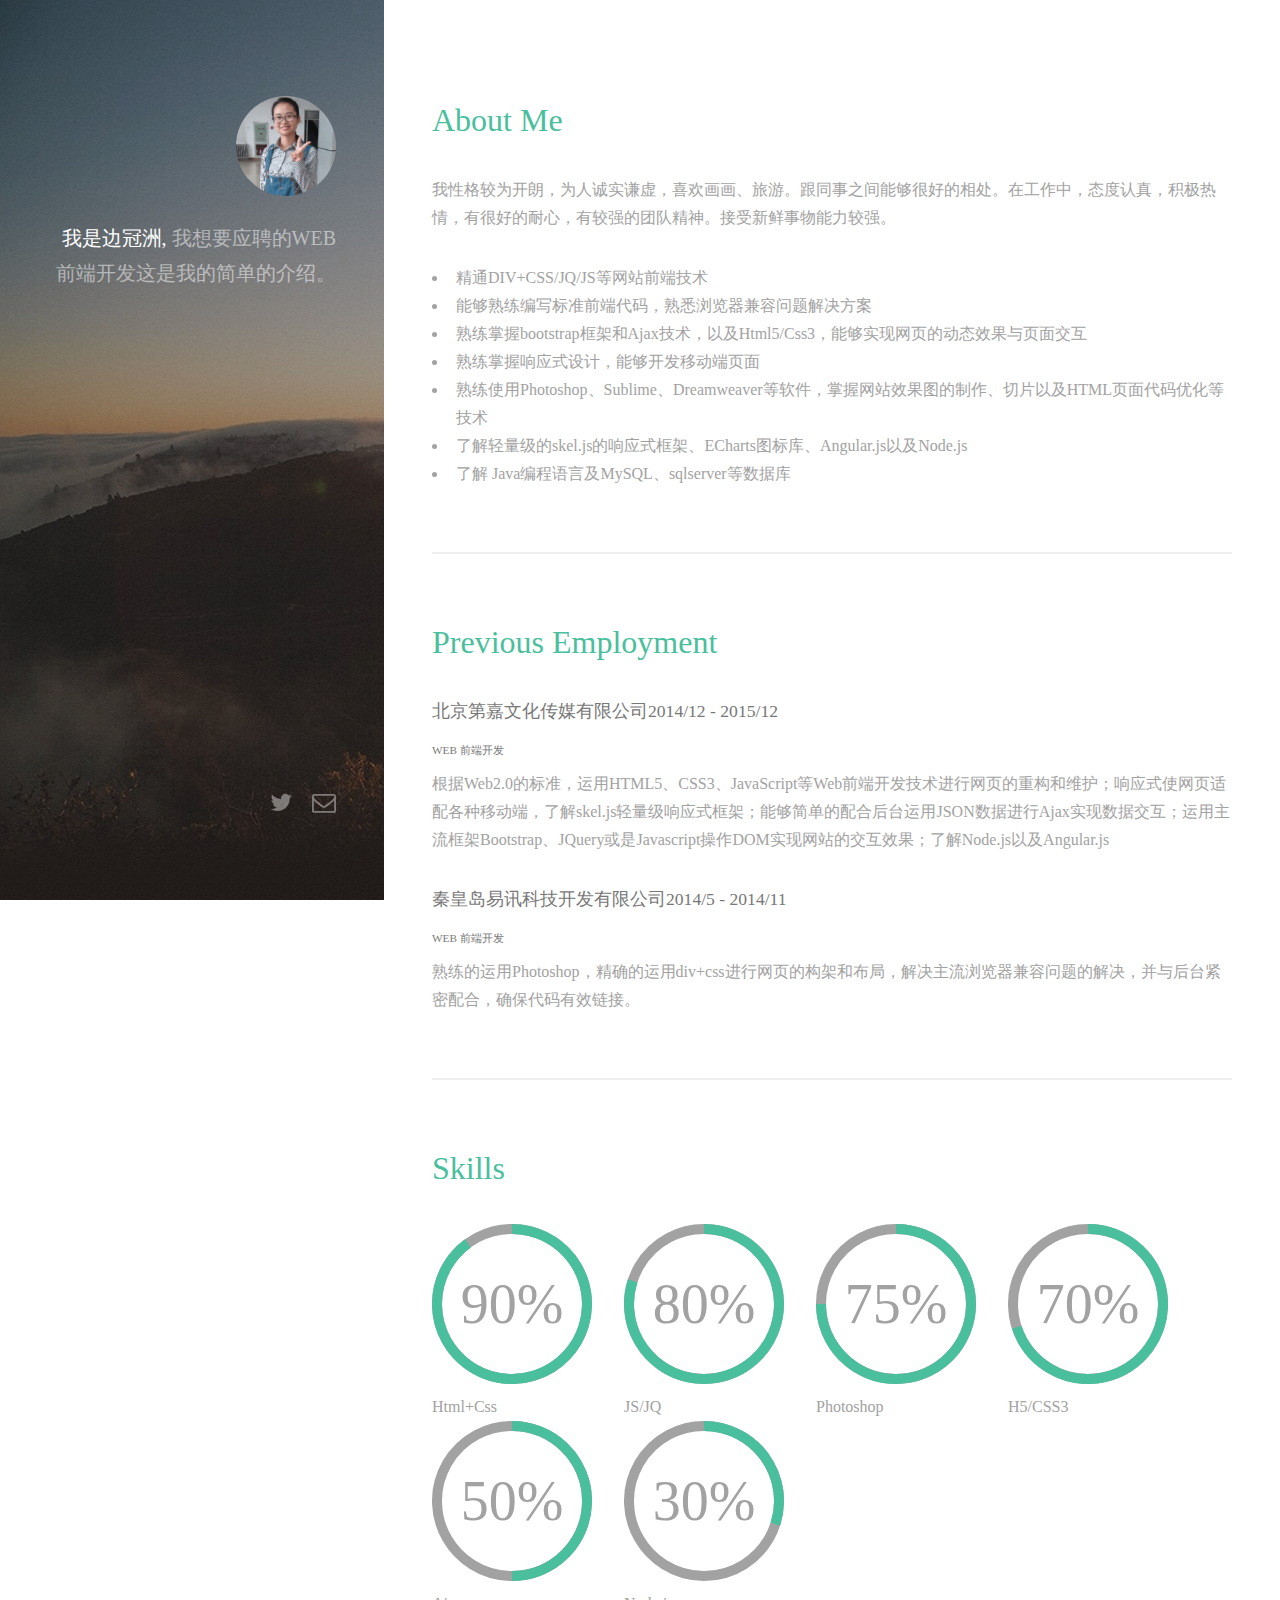
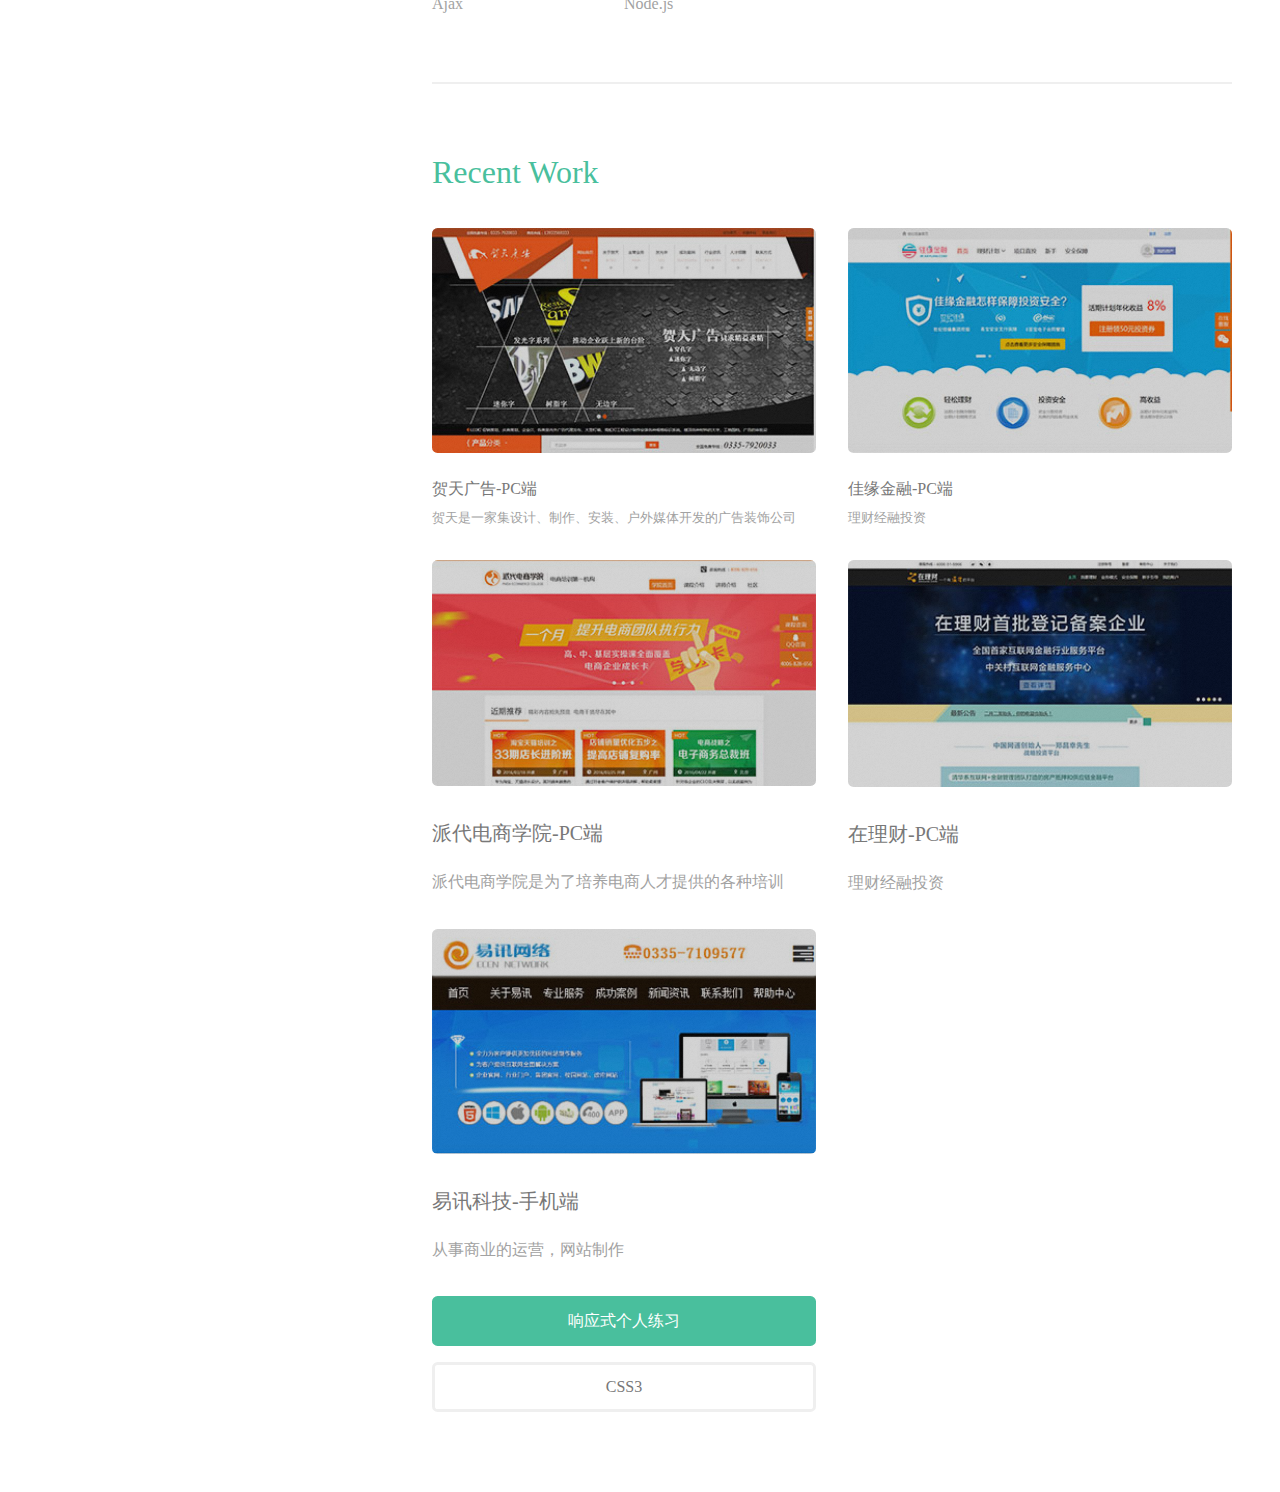
<file: index.html>
<!DOCTYPE HTML>
<html>
	<head>
		<title>边冠洲个人网站</title>
		<meta http-equiv="content-type" content="text/html; charset=utf-8" />
		<meta name="description" content="" />
		<meta name="keywords" content="" />
		<!--[if lte IE 8]><script src="css/ie/html5shiv.js"></script><![endif]-->
		<script src="js/jquery.min.js"></script>
		<script src="js/jquery.poptrox.min.js"></script>
		<script src="js/skel.min.js"></script>
		<script src="js/init.js"></script>
		<script src="js/circles.js"></script>
		<noscript>
			<link rel="stylesheet" href="css/skel.css" />
			<link rel="stylesheet" href="css/style.css" />
			<link rel="stylesheet" href="css/style-xlarge.css" />
			<link rel="stylesheet" href="css/bootstrap.min.css" />
		</noscript>
		<!--[if lte IE 8]><link rel="stylesheet" href="css/ie/v8.css" /><![endif]-->
	</head>
	<body id="top">

		<!-- Header -->
			<header id="header">
				<a href="#" class="image avatar"><img src="images/me_022.png" alt="" /></a>
				<h1><strong>我是边冠洲,</strong> </br>我想要应聘的WEB前端开发</br>这是我的简单的介绍。
				</h1>
			</header>

		<!-- Main -->
			<div id="main">
				<!-- About Me -->
				<section id="one">
					<header class="major">
						<h2>About Me</h2>
					</header>
					<p>我性格较为开朗，为人诚实谦虚，喜欢画画、旅游。跟同事之间能够很好的相处。在工作中，态度认真，积极热情，有很好的耐心，有较强的团队精神。接受新鲜事物能力较强。</p>
					<ul>
						<li>精通DIV+CSS/JQ/JS等网站前端技术</li>
						<li>能够熟练编写标准前端代码，熟悉浏览器兼容问题解决方案</li>
						<li>熟练掌握bootstrap框架和Ajax技术，以及Html5/Css3，能够实现网页的动态效果与页面交互</li>
						<li>熟练掌握响应式设计，能够开发移动端页面</li>
						<li>熟练使用Photoshop、Sublime、Dreamweaver等软件，掌握网站效果图的制作、切片以及HTML页面代码优化等技术</li>
						<li>了解轻量级的skel.js的响应式框架、ECharts图标库、Angular.js以及Node.js</li>
						<li>了解 Java编程语言及MySQL、sqlserver等数据库</li>
					</ul>
				</section>
				<!-- One -->
				<section id="one">
					<header class="major">
						<h2>Previous Employment</h2>
					</header>
					<div class="company_details">
						<h4>北京第嘉文化传媒有限公司<span>2014/12 - 2015/12</span></h4>
						<h6>WEB 前端开发</h6>
						<p class="cmpny1">根据Web2.0的标准，运用HTML5、CSS3、JavaScript等Web前端开发技术进行网页的重构和维护；响应式使网页适配各种移动端，了解skel.js轻量级响应式框架；能够简单的配合后台运用JSON数据进行Ajax实现数据交互；运用主流框架Bootstrap、JQuery或是Javascript操作DOM实现网站的交互效果；了解Node.js以及Angular.js</p>
			        </div>
					<div class="company_details">
						<h4>秦皇岛易讯科技开发有限公司<span>2014/5 - 2014/11</span></h4>
						<h6>WEB 前端开发</h6>
						<p>熟练的运用Photoshop，精确的运用div+css进行网页的构架和布局，解决主流浏览器兼容问题的解决，并与后台紧密配合，确保代码有效链接。</p>
					</div>
				</section>


				
				<!-- Skill -->
				<section id="two">
					<header class="major">
						<h2>Skills</h2>
					</header>
					<div class="skill_list row">
					 	<div class="skills-grid text-center col-sm-6 col-md-3">
							<div class="circle" id="circles-4"></div>
							<span>Html+Css</span>
						</div>
						<div class="skills-grid text-center col-sm-6 col-md-3">
							<div class="circle" id="circles-2"></div>
							<span>JS/JQ</span>
						</div>
						<div class="skills-grid text-center col-sm-6 col-md-3">
							<div class="circle" id="circles-3"></div>
							<span>Photoshop</span>
						</div>
						<div class="skills-grid text-center col-sm-6 col-md-3">
							<div class="circle" id="circles-6"></div>
							<span>H5/CSS3</span>
						</div>
				    <!-- </div>
					<div class="skill_list row"> -->
					    <div class="skills-grid text-center col-sm-6 col-md-3">
							<div class="circle" id="circles-5"></div>
							<span>Ajax</span>
						</div>
						<div class="skills-grid text-center col-sm-6 col-md-3">
							<div class="circle" id="circles-1"></div>
							<span>Node.js</span>
						</div>
					</div>
				</section>
				<!-- work -->
				<section id="two">
						<header class="major">
							<h2>Recent Work</h2>
						</header>
						<div class="row">
							<article class="6u 12u$(3) work-item">
								<a href="http://www.qhdhetian.com/" class="image fit thumb" target="blank"><img src="images/thumbs/qhdhetian_01.jpg" alt="" /></a>
								<h3>贺天广告-PC端</h3>
								<p>贺天是一家集设计、制作、安装、户外媒体开发的广告装饰公司</p>
							</article>
							<article class="6u$ 12u$(3) work-item">
								<a href="https://jr.jiayuan.com/" class="image fit thumb" target="blank"><img src="images/thumbs/jr.jiayuan_01.jpg" alt="" /></a>
								<h3>佳缘金融-PC端</h3>
								<p>理财经融投资</p>
							</article>
							<article class="6u 12u$(3)">
								<a href="http://epaidai.com/" class="image fit thumb" target="blank"><img src="images/thumbs/epaidai_01.jpg" alt="" /></a>
								<h3>派代电商学院-PC端</h3>
								<p>派代电商学院是为了培养电商人才提供的各种培训</p>
							</article>
							<article class="6u$ 12u$(3)">
								<a href="https://www.zailicai.com/" class="image fit thumb" target="blank"><img src="images/zailicai_01.jpg" alt="" /></a>
								<h3>在理财-PC端</h3>
								<p>理财经融投资</p>
							</article>
							<article class="6u$ 12u$(3)">
								<a href="http://m.qhdecen.com/" target="blank" class="image fit thumb" target="blank"><img src="images/thumbs/ecen_01.jpg" alt="" /></a>
								<h3>易讯科技-手机端</h3>
								<p>从事商业的运营，网站制作</p>
							</article>
							<article class="6u$ 12u$(3)">
								<ul class="actions vertical">
									<li><a href="per/index.html" class="button special fit">响应式个人练习</a></li>
									<li><a href="per/h5.html" class="button fit">CSS3</a></li>
								</ul>
								<h3></h3>
							</article>
						</div>
						<!-- <ul class="actions">
							<li><a href="#" class="button">Full Portfolio</a></li>
						</ul> -->
					</section>
					         
		</div>

			</div>
			
		<!-- Footer -->
			<footer id="footer">
				<ul class="icons">
					<li><a href="#" class="icon fa-twitter"><span class="label">Twitter</span></a></li>
					<li><a href="#" class="icon fa-envelope-o"><span class="label">Email</span></a></li>
				</ul>
				
			</footer>

	</body>
		<script>	
	Circles.create({
			id:         'circles-1',
			percentage: 30,
			radius:     80,
			width:      10,
			number:   	30,
			text:       '%',
			colors:     ['#a2a2a2', '#49bf9d']
	});
	Circles.create({
			id:         'circles-2',
			percentage: 80,
			radius:     80,
			width:      10,
			number:   	80,
			text:       '%',
			colors:     ['#a2a2a2', '#49bf9d']
	});
	Circles.create({
			id:         'circles-3',
			percentage: 75,
			radius:     80,
			width:      10,
			number:   	75,
			text:       '%',
			colors:     ['#a2a2a2', '#49bf9d']
	});	
	Circles.create({
			id:         'circles-4',
			percentage: 90,
			radius:     80,
			width:      10,
			number:   	90,
			text:       '%',
			colors:     ['#a2a2a2', '#49bf9d']
	});	
	Circles.create({
			id:         'circles-5',
			percentage: 50,
			radius:     80,
			width:      10,
			number:   	50,
			text:       '%',
			colors:     ['#a2a2a2', '#49bf9d']
	});
	Circles.create({
			id:         'circles-6',
			percentage: 70,
			radius:     80,
			width:      10,
			number:   	70,
			text:       '%',
			colors:     ['#a2a2a2', '#49bf9d']
	});
	</script>
</html>
</file>
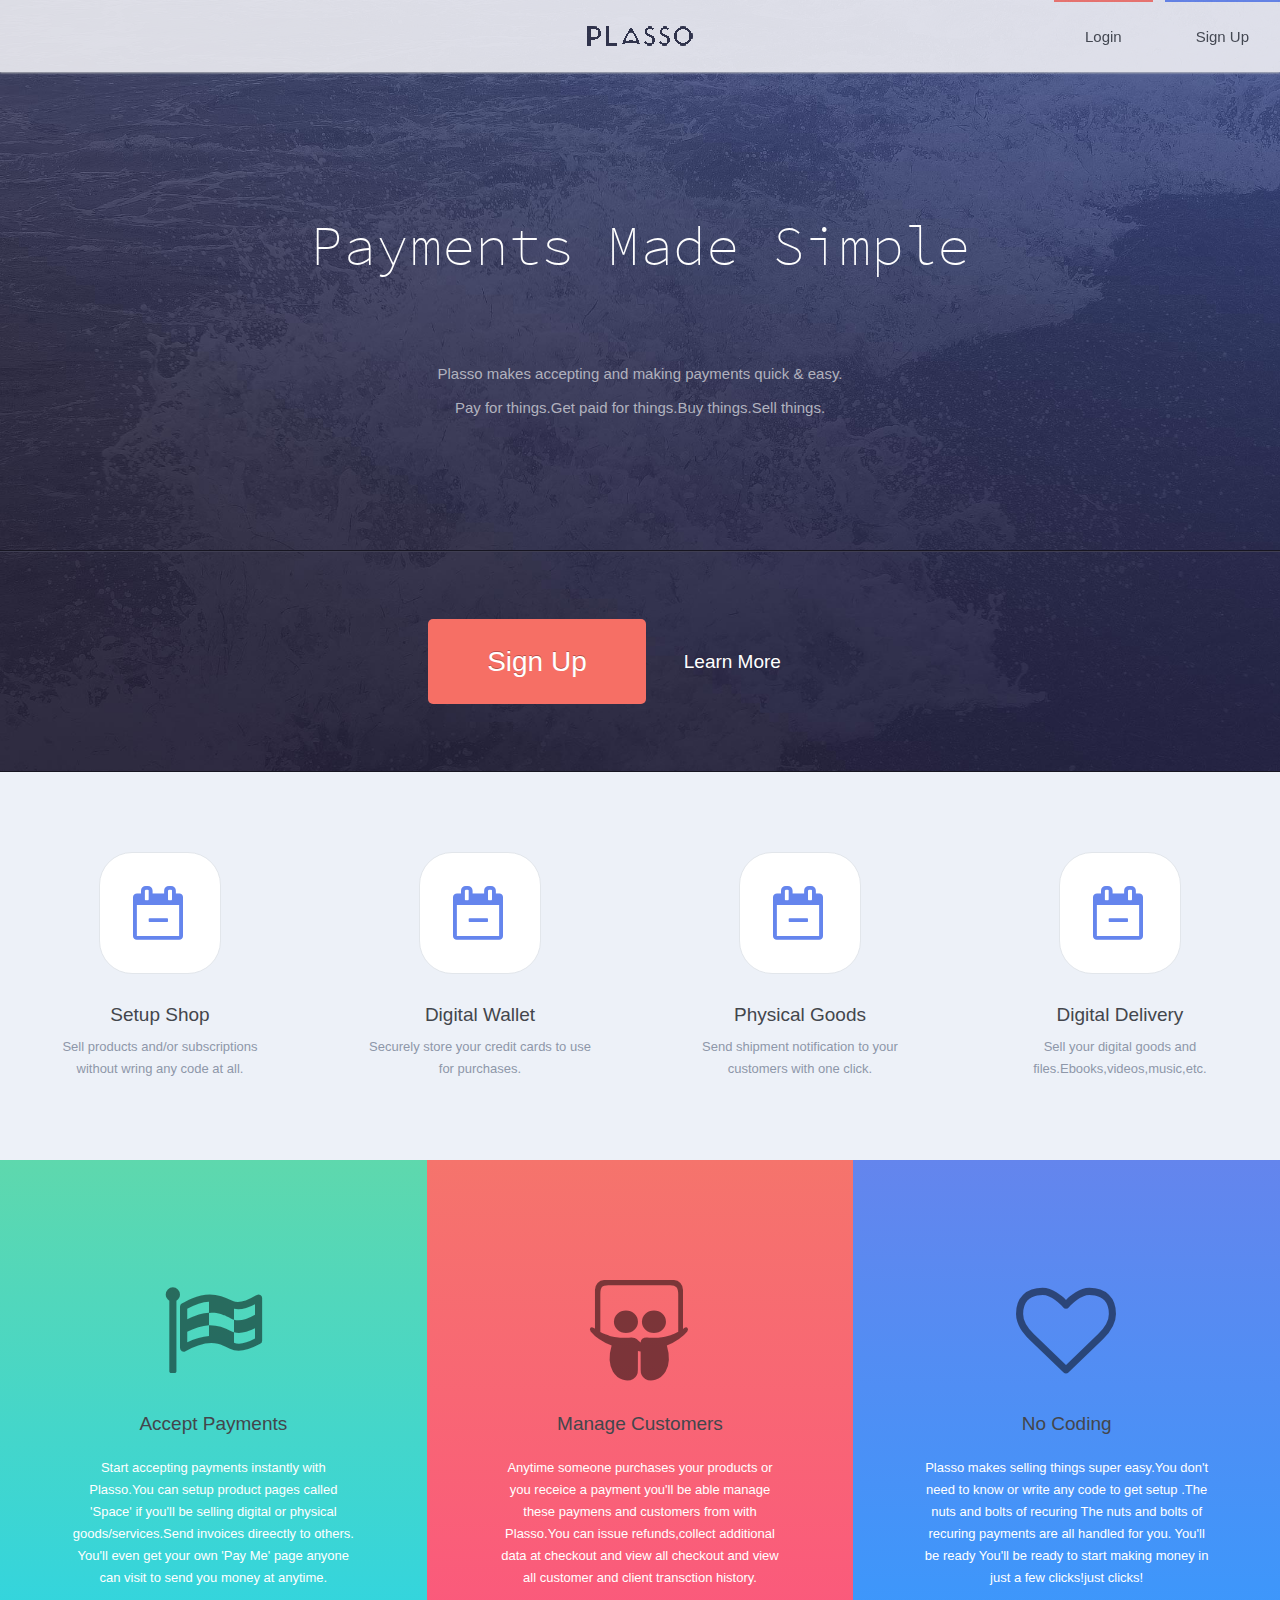
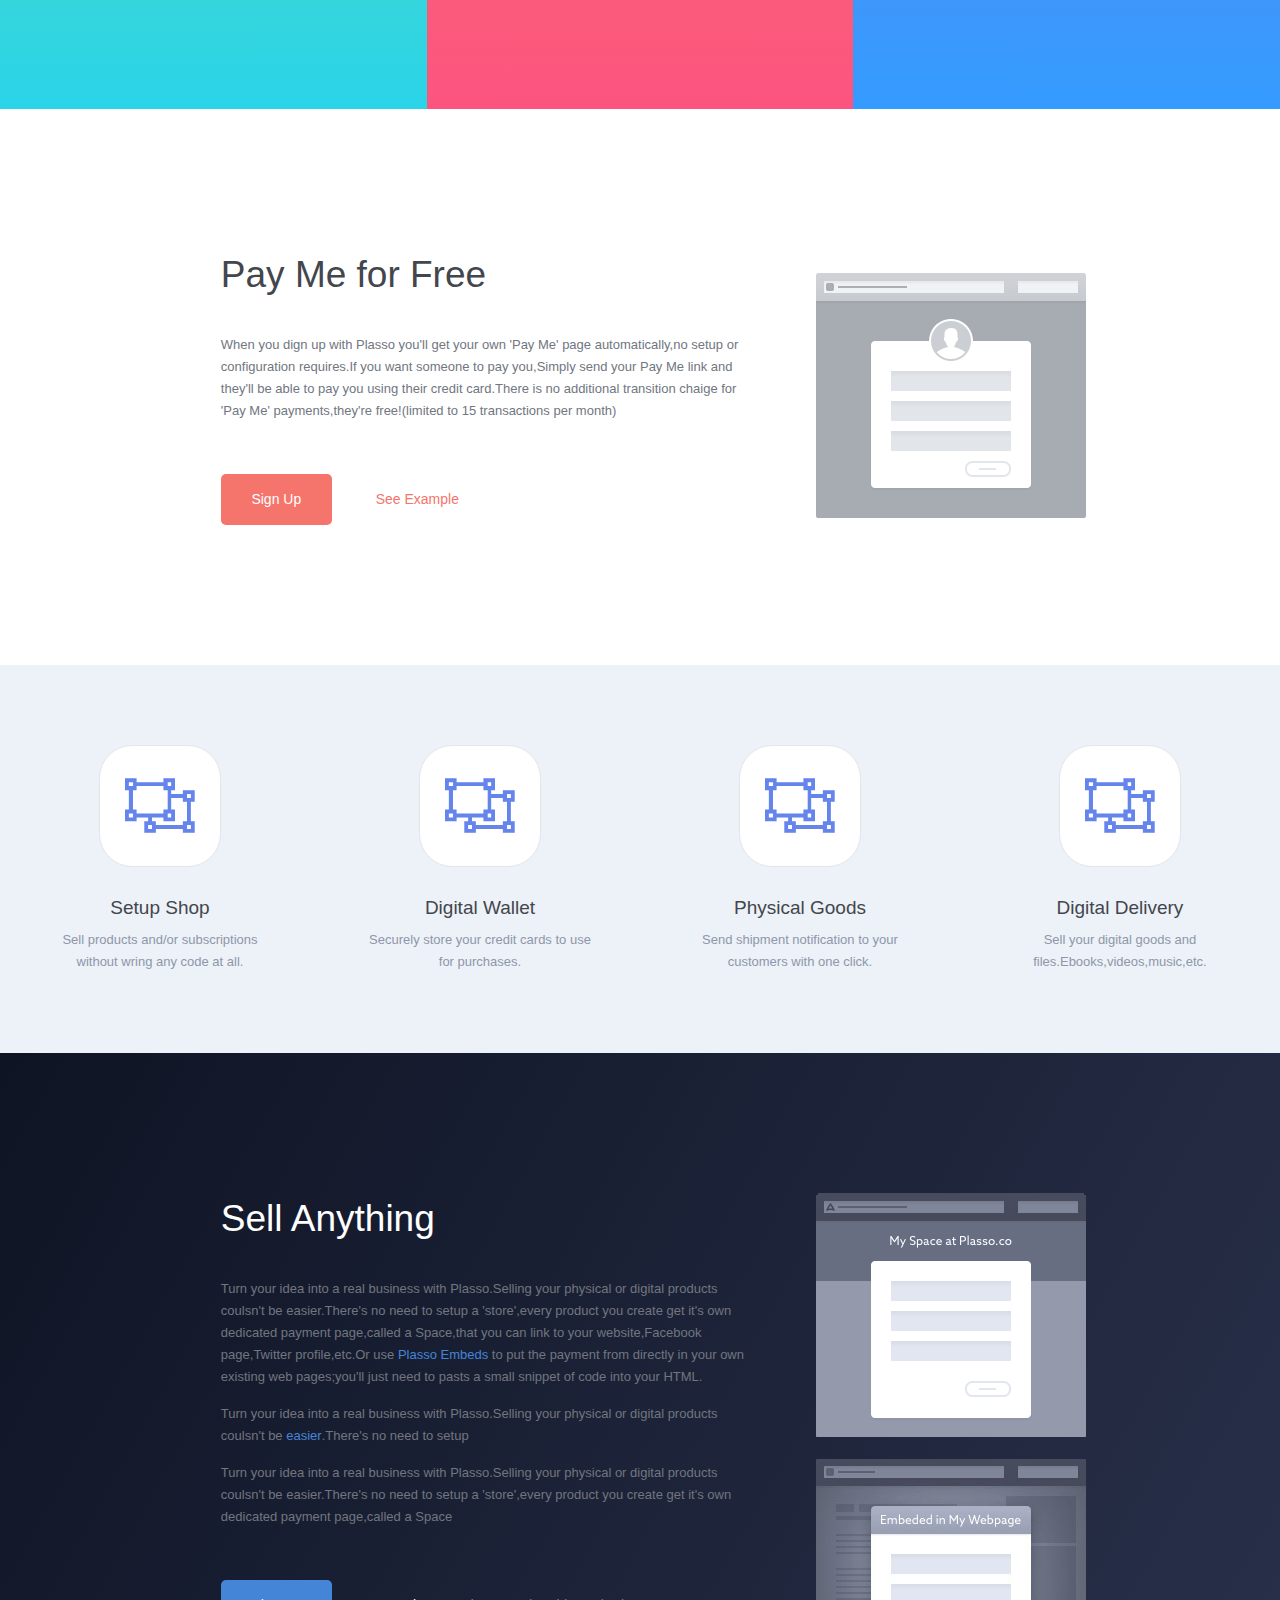
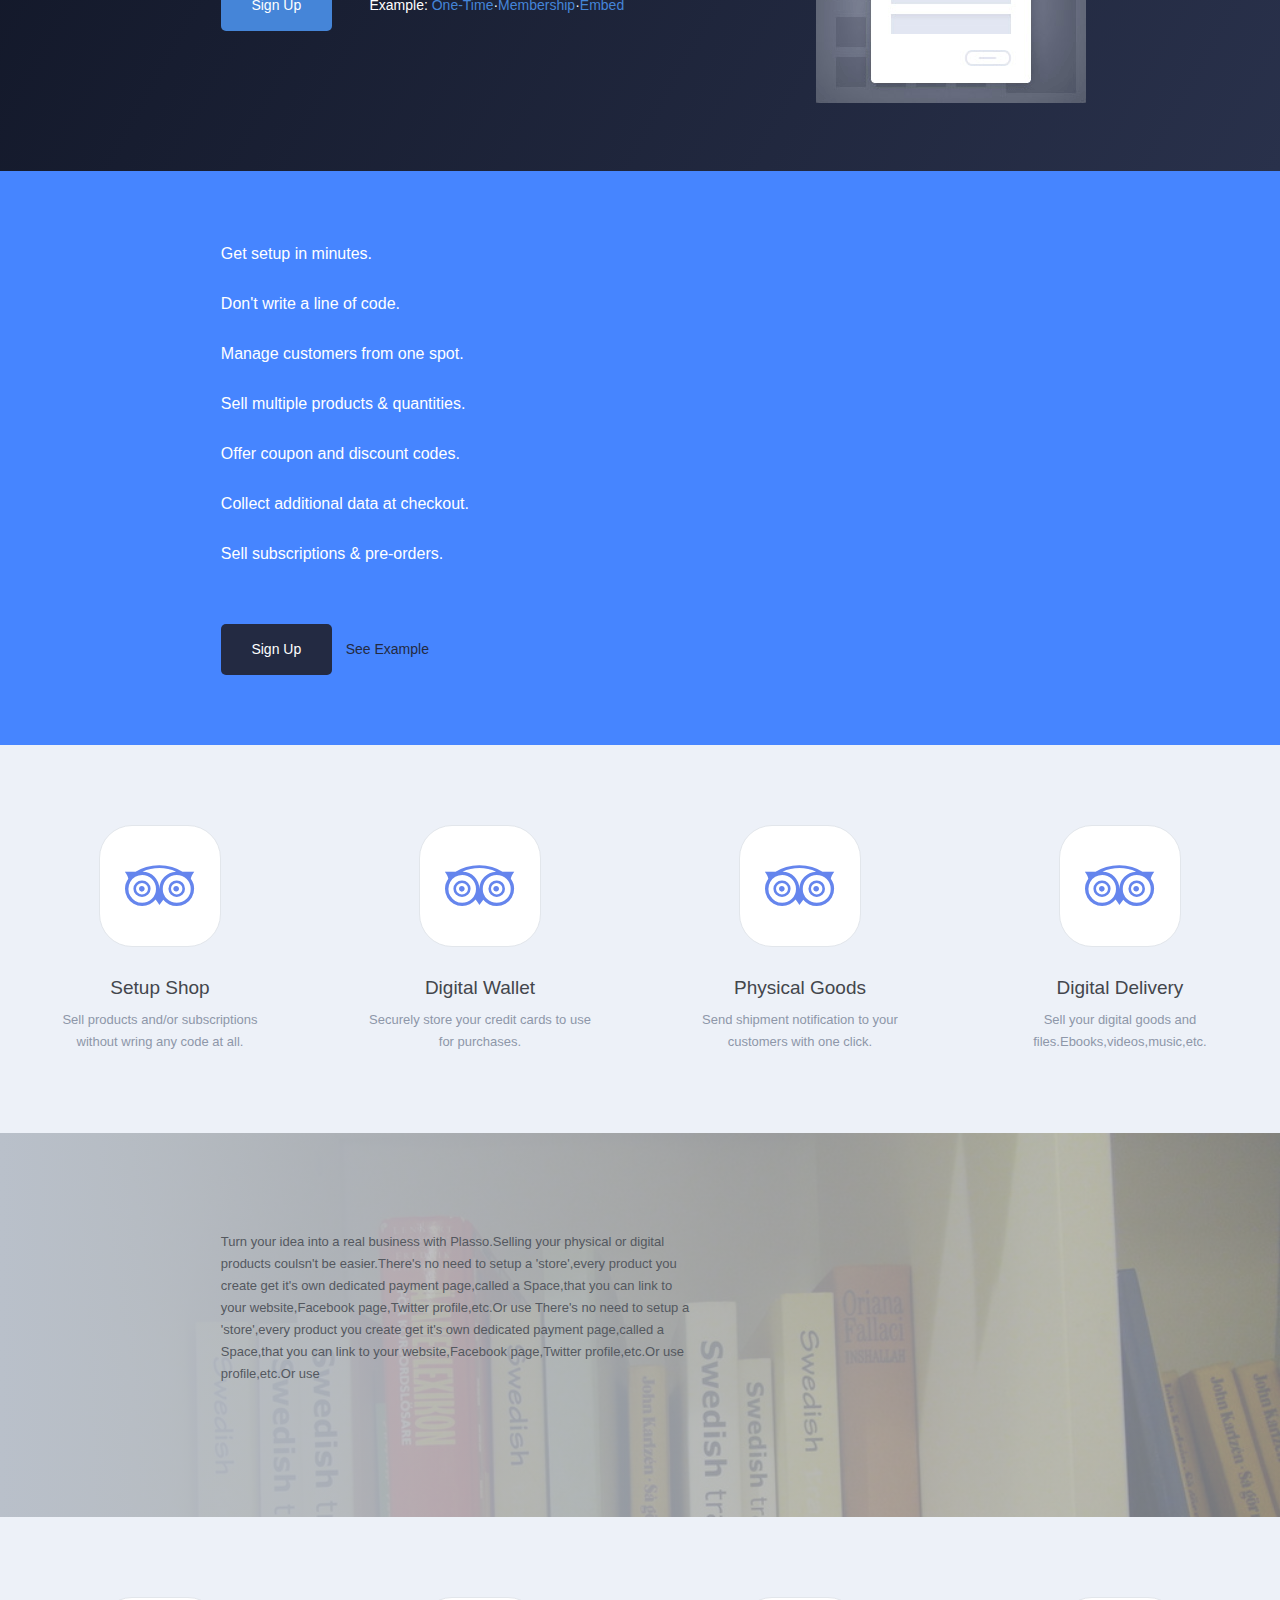
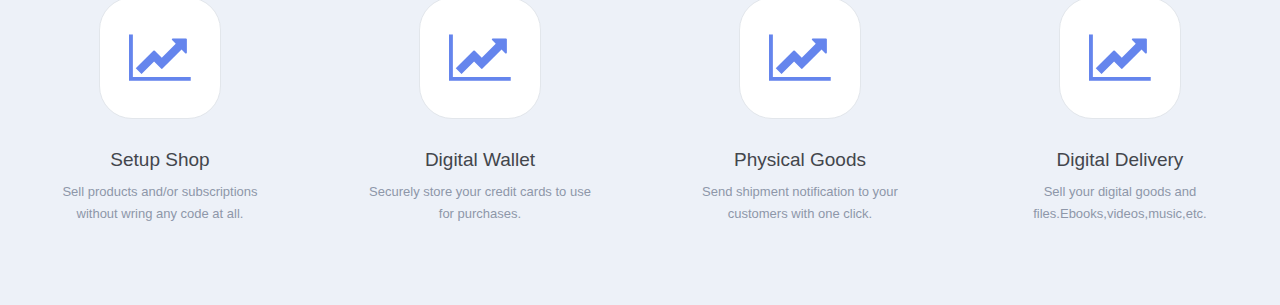
<file: per/index.html>
<!DOCTYPE html>
<html lang="en">
<head>
	<meta charset="UTF-8">
	<title>Document</title>
	<meta name="viewport" content="width=device-width,initial-scale=1.0,maximum-scale=1.0,user-scalable=no">
	<link rel="stylesheet" href="css/reset.css">
	<link rel="stylesheet" href="css/style.css">
	<link rel="stylesheet" href="css/public.css">
	<link rel="stylesheet" href="https://maxcdn.bootstrapcdn.com/font-awesome/4.4.0/css/font-awesome.min.css">

	<!--[if lt ie 9]>
	<script src="js/html5.js"></script>
	<script src="js/respond.min.js"></script>
	<![endif]-->
</head>
<body>
	<header>
		<div><img src="images/logo_03.png" alt=""></div>
		<nav>
			<ul class="clearfix">
				<li><a href="#">Login</a></li>
				<li><a href="#">Sign Up</a></li>
			</ul>
		</nav>
	</header>
	<!--banner部分-->
	<section class="banner">
		<h1>Payments Made Simple</h1>
		<div>
			<p>Plasso makes accepting and making payments quick & easy.<br/>Pay for things.Get paid for things.Buy things.Sell things.</p>
		</div>
		<nav>
			<ul class="clearfix">
				<li><a href="#">Sign Up</a></li>
				<li><a href="#">Learn More</a></li>
			</ul>
		</nav>
	</section>
	<!--第一部分icon-->
	<section class="icon">
		<div class="inner">
			<ul class="clearfix">
				<li>
					<span class="fa fa-calendar-minus-o"></span>
					<h2>Setup Shop</h2>
					<p>Sell products and/or subscriptions without wring any code at all.</p>
				</li>
				<li>
					<span class="fa fa-calendar-minus-o"></span>
					<h2>Digital Wallet</h2>
					<p>Securely store your credit cards to use for purchases.</p>
				</li>
				<li>
					<span class="fa fa-calendar-minus-o"></span>
					<h2>Physical Goods</h2>
					<p>Send shipment notification to your customers with one click.</p>
				</li>
				<li>
					<span class="fa fa-calendar-minus-o"></span>
					<h2>Digital Delivery</h2>
					<p>Sell your digital goods and files.Ebooks,videos,music,etc.</p>
				</li>
			</ul>
		</div>
	</section>
	<!-- 三个不同颜色部分 -->
	<section class="icon2">
		<ul class="clearfix">
			<li>
				<i class="fa fa-flag-checkered"></i>
				<h2>Accept Payments</h2>
				<p>Start accepting payments instantly with Plasso.You can setup product pages called 'Space' if you'll be selling digital or physical goods/services.Send invoices direectly to others. You'll even get your own 'Pay Me' page anyone can visit to send you money at anytime.</p>
			</li>
			<li>
				<i class="fa fa-slideshare"></i>
				<h2>Manage Customers</h2>
				<p>Anytime someone purchases your products or you receice a payment you'll be able manage these paymens and customers from with Plasso.You can issue refunds,collect additional data at checkout and view all checkout and view all customer and client transction history.</p>
			</li>
			<li>
				<i class="fa fa-heart-o"></i>
				<h2>No Coding</h2>
				<p>Plasso makes selling things super easy.You don't need to know or write any code to get setup .The nuts and bolts of recuring The nuts and bolts of recuring payments are all handled for you. You'll be ready You'll be ready  to start  making money in just a few clicks!just clicks!</p>
			</li>
		</ul>
	</section>

	<!--Pay Me for Free-->
	<section class="payMe">
		<div class="inner clearfix">
			<section>
				<h3>Pay Me for Free</h3>
				<p>When you dign up with Plasso you'll get your own 'Pay Me' page automatically,no setup or configuration requires.If you want someone to pay you,Simply send your Pay Me link and they'll be able to pay you using their credit card.There is no additional transition chaige for 'Pay Me' payments,they're free!(limited to 15 transactions per month)</p>
				<nav>
					<ul class="clearfix">
						<li><a href="#">Sign Up</a></li>
						<li><a href="#">See Example</a></li>
					</ul>
				</nav>
			</section>
			<section>
				<img src="images/payMe_03.png" alt="">
			</section>
		</div>
	</section>

	<!--第二部分4个的-->
	<section class="icon3">
		<div class="inner">
			<ul class="clearfix">
				<li>
					<span class="fa fa-object-ungroup"></span>
					<h2>Setup Shop</h2>
					<p>Sell products and/or subscriptions without wring any code at all.</p>
				</li>
				<li>
					<span class="fa fa-object-ungroup"></span>
					<h2>Digital Wallet</h2>
					<p>Securely store your credit cards to use for purchases.</p>
				</li>
				<li>
					<span class="fa fa-object-ungroup"></span>
					<h2>Physical Goods</h2>
					<p>Send shipment notification to your customers with one click.</p>
				</li>
				<li>
					<span class="fa fa-object-ungroup"></span>
					<h2>Digital Delivery</h2>
					<p>Sell your digital goods and files.Ebooks,videos,music,etc.</p>
				</li>
			</ul>
		</div>
	</section>

	<!--深蓝色的底-->
	<section class="blue">
		<div class="inner clearfix">
			<section>
				<h3>Sell Anything</h3>
				<p>Turn your idea into a real business with Plasso.Selling your physical or digital products coulsn't be easier.There's no need to setup a 'store',every product you create get it's own dedicated payment page,called a Space,that you can link to your website,Facebook page,Twitter profile,etc.Or use <span>Plasso Embeds</span> to put the payment from directly in your own existing web pages;you'll just need to pasts a small snippet of code into your HTML.</p>
				<p>Turn your idea into a real business with Plasso.Selling your physical or digital products coulsn't be <span>easier</span>.There's no need to setup</p>
				<p>Turn your idea into a real business with Plasso.Selling your physical or digital products coulsn't be easier.There's no need to setup a 'store',every product you create get it's own dedicated payment page,called a Space</p>
				<nav>
					<ul class="clearfix">
						<li><a href="#">Sign Up</a></li>
						<li><a href="#">Example:<span> One-Time</span>·<span>Membership</span>·<span>Embed</span></a></li>
					</ul>
				</nav>
			</section>
			<section>
				<img src="images/shuang_03.png" alt="">
			</section>
		</div>
	</section>

	<!--蓝色底的列表-->
	<section class="list">
		<div class="inner">
			<ul>
				<li>Get setup in minutes.</li>
				<li>Don't write a line of code.</li>
				<li>Manage customers from one spot.</li>
				<li>Sell multiple products & quantities.</li>
				<li>Offer coupon and discount codes.</li>
				<li>Collect additional data at checkout.</li>
				<li>Sell subscriptions & pre-orders.</li>
			</ul>
			<nav>
				<ul class="clearfix">
					<li><a href="#">Sign Up</a></li>
					<li><a href="#">See Example</a></li>
				</ul>
			</nav>
		</div>
	</section>

	<!--第三个部分的icon-->
	<section class="icon3">
		<div class="inner">
			<ul class="clearfix">
				<li>
					<span class="fa fa-tripadvisor"></span>
					<h2>Setup Shop</h2>
					<p>Sell products and/or subscriptions without wring any code at all.</p>
				</li>
				<li>
					<span class="fa fa-tripadvisor"></span>
					<h2>Digital Wallet</h2>
					<p>Securely store your credit cards to use for purchases.</p>
				</li>
				<li>
					<span class="fa fa-tripadvisor"></span>
					<h2>Physical Goods</h2>
					<p>Send shipment notification to your customers with one click.</p>
				</li>
				<li>
					<span class="fa fa-tripadvisor"></span>
					<h2>Digital Delivery</h2>
					<p>Sell your digital goods and files.Ebooks,videos,music,etc.</p>
				</li>
			</ul>
		</div>
	</section>

	<!--渐变半透明-->
	<section class="HuiMing">
		<section>
		<div class="inner clearfix">
			<p>
				Turn your idea into a real business with Plasso.Selling your physical or digital products coulsn't be easier.There's no need to setup a 'store',every product you create get it's own dedicated payment page,called a Space,that you can link to your website,Facebook page,Twitter profile,etc.Or use There's no need to setup a 'store',every product you create get it's own dedicated payment page,called a Space,that you can link to your website,Facebook page,Twitter profile,etc.Or use profile,etc.Or use 
			</p>
		</div>
		</section>
	</section>

	<!--第四个部分的icon-->
	<section class="icon3">
		<div class="inner">
			<ul class="clearfix">
				<li>
					<span class="fa fa-line-chart"></span>
					<h2>Setup Shop</h2>
					<p>Sell products and/or subscriptions without wring any code at all.</p>
				</li>
				<li>
					<span class="fa fa-line-chart"></span>
					<h2>Digital Wallet</h2>
					<p>Securely store your credit cards to use for purchases.</p>
				</li>
				<li>
					<span class="fa fa-line-chart"></span>
					<h2>Physical Goods</h2>
					<p>Send shipment notification to your customers with one click.</p>
				</li>
				<li>
					<span class="fa fa-line-chart"></span>
					<h2>Digital Delivery</h2>
					<p>Sell your digital goods and files.Ebooks,videos,music,etc.</p>
				</li>
			</ul>
		</div>
	</section>
</body>
</html>
</file>
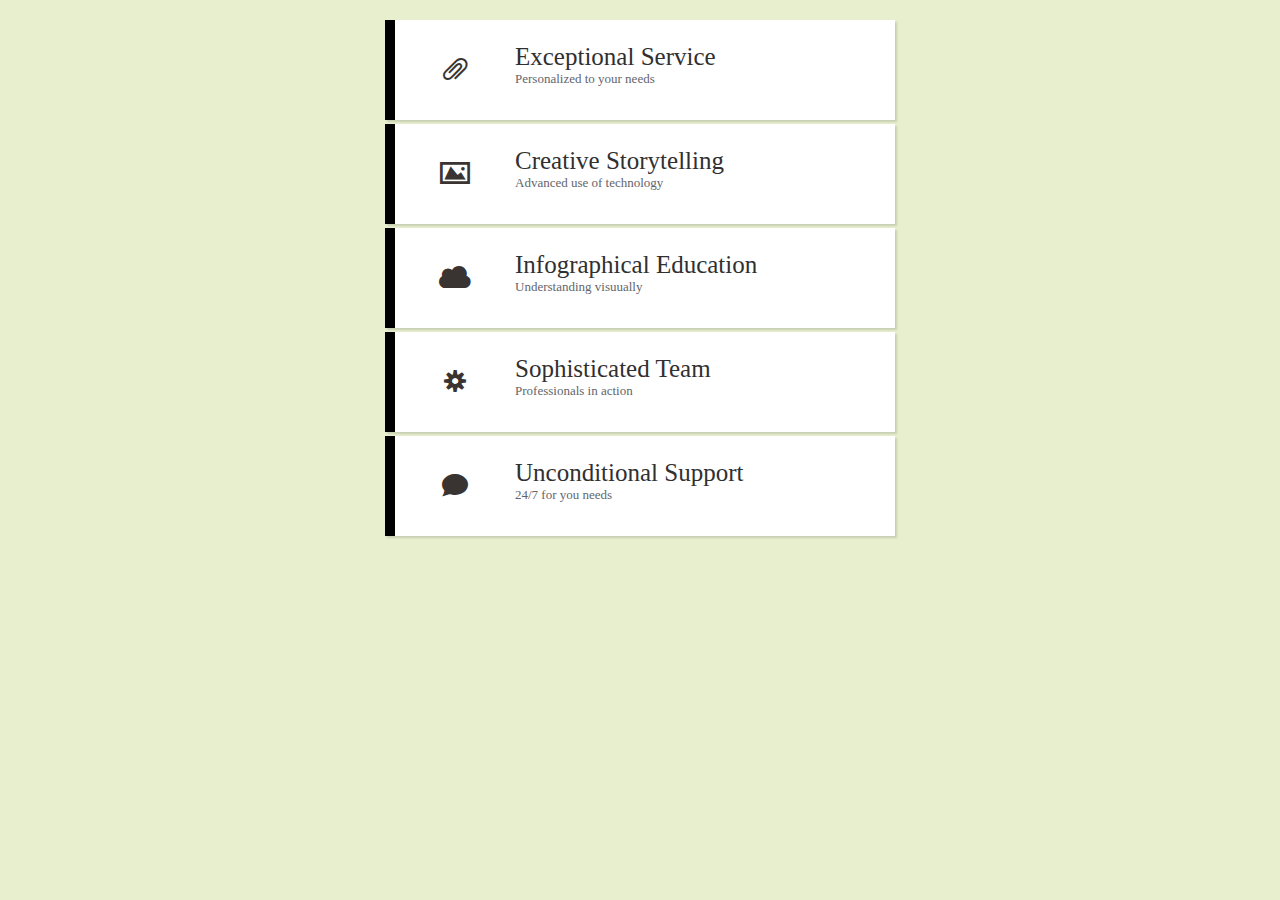
<file: per/h5.html>
<!DOCTYPE html>
<html lang="en">
<head>
	<meta charset="UTF-8">
	<title>Document</title>
	<link rel="stylesheet" href="https://maxcdn.bootstrapcdn.com/font-awesome/4.4.0/css/font-awesome.min.css">

	<style>
	/*清楚浮动*/
	.clearfix:before,.clearfix:after{content: " ";display: table;}
	.clearfix:after{clear:both;}
	.clearfix{clear:both;}
	/*初始化*/
	a{text-decoration: none;}
	li{list-style: none;}
	*{margin:0;padding:0;}
	@font-face{
		font-family: myFont;
		src:url(websymbols/websymbols-regular-webfont.eot),
			url(websymbols/websymbols-regular-webfont.ttf),
			url(websymbols/websymbols-regular-webfont.svg),
			url(websymbols/websymbols-regular-webfont.woff)

	}
/*	@keyframes yanse{
		0%{background: #fff;}
		50%{background: #999;}
		100%{background: #000;}
	}*/
	body{background: #e7efce;}
	nav{width:510px;margin:0 auto;margin-top:20px;}
	nav li a{display:block;
		width:500px;
		border-left:10px solid #000;
		margin-top:4px;
		background: #fff;
		box-shadow:2px 2px 2px #c6cfb5;
		transition:border-left 0.6s,background 0.6s;
		-moz-transition:border-left 0.6s,background 0.6s;
		-webkit-transition:border-left 0.6s,background 0.6s;
		-ms-transition:border-left 0.6s,background 0.6s;
		-o-transition:border-left 0.6s,background 0.6s;
		font-family: Verdana;
		}
	nav li a:hover{border-left:10px solid #fff300;background: #000;/*animation:yanse 0.6s;*/}
	nav li a section{float:left;width:120px;height:100px;font-family: myFont;font-size: 22px;line-height: 100px;text-align: center;color:#393431;
		transition:color 0.5s,font-size 0.5s;
		-moz-transition:color 0.5s,font-size 0.5s;
		-webkit-transition:color 0.5s,font-size 0.5s;
		-o-transition:color 0.5s,font-size 0.5s;
		-ms-transition:color 0.5s,font-size 0.5s;}
	nav li a:hover section{font-size: 50px;color:#fff300;}
	nav li a hgroup{width:380px;float:left;height:100px;}
	hgroup h1{font-size: 25px;color:#313031;margin-top:23px;font-weight:normal;
		transition:color 0.5s,font-size 0.5s;
		-moz-transition:color 0.5s,font-size 0.5s;
		-webkit-transition:color 0.5s,font-size 0.5s;
		-ms-transition:color 0.5s,font-size 0.5s;
		-o-transition:color 0.5s,font-size 0.5s;}
	nav a:hover h1{font-size: 13px;color:#fff300;}
	hgroup h2{font-size: 13px;color:#63656b;font-weight:normal;
		transition:color 0.5s,font-size 0.5s;
		-moz-transition:color 0.5s,font-size 0.5s;
		-webkit-transition:color 0.5s,font-size 0.5s;
		-ms-transition:color 0.5s,font-size 0.5s;
		-o-transition:color 0.5s,font-size 0.5s;}
	nav a:hover h2{font-size: 25px;color:#fff;}
	</style>
</head>
<body>
	<nav>
		<ul>
			<li><a href="#" class="clearfix">
				<section>A</section>
				<hgroup>
					<h1>Exceptional Service</h1>
					<h2>Personalized to your needs</h2>
				</hgroup>
			</a></li>
			<li><a href="#" class="clearfix">
				<section>I</section>
				<hgroup>
					<h1>Creative Storytelling</h1>
					<h2>Advanced use of technology</h2>
				</hgroup>
			</a></li>
			<li><a href="#" class="clearfix">
				<section>C</section>
				<hgroup>
					<h1>Infographical Education</h1>
					<h2>Understanding visuually</h2>
				</hgroup>
			</a></li>
			<li><a href="#" class="clearfix">
				<section>S</section>
				<hgroup>
					<h1>Sophisticated Team</h1>
					<h2>Professionals in action</h2>
				</hgroup>
			</a></li>
			<li><a href="#" class="clearfix">
				<section>d</section>
				<hgroup>
					<h1>Unconditional Support</h1>
					<h2>24/7 for you needs</h2>
				</hgroup>
			</a></li>
		</ul>
	</nav>
</body>
</html>
</file>
<file: css/style-xlarge.css>
/*
	Strata by HTML5 UP
	html5up.net | @n33co
	Free for personal and commercial use under the CCA 3.0 license (html5up.net/license)
*/

/* Basic */

	body, input, select, textarea {
		font-size: 12pt;
	}
</file>
<file: per/css/style.css>
body{font-size:10px;font-family: arial;}
header{background: #eeeef3;position:relative;position:fixed;width:100%;
	box-shadow:0 1px 2px #C5C6C8;opacity:0.9;}
header img{display:block;margin:0 auto;padding:26px 0;}
header nav{position:absolute;right:0;top:0;}
header nav a{
	font-size: 1.5em;
	display:block;
	height:4.6666em;/*70/15*/
	line-height:4.6666em;
	padding:0 2.0666em;/*31/15*/
	margin-left:0.8em;/*12/15*/
	color:#43464c;
}
header nav li:first-child a{border-top: 2px solid #f5756c;transition:background 0.3s,color 0.3s;}
header nav li:first-child a:hover{background: #f5756c;color:#fff;}
header nav li:last-child a{border-top: 2px solid #6585ed;transition:background 0.3s,color 0.3s;}
header nav li:last-child a:hover{background: #6585ed;color:#fff;}
.banner{
	background: url(../images/banner.jpg) no-repeat;
	background-size: cover;
	background-origin: border-box;
	-webkit-background-origin: border-box;
	background-clip: border-box;
	-webkit-background-clip: border-box;
	-moz-background-clip: border-box;
	background-position: center center;
	padding-top:7.2em;/*72/10*/
	
}
.banner h1{
	font-family:myFont;
	font-size: 5.5em;
	font-weight: normal;
	color:#fff;
	text-align:center;
	padding-top:2.58181em;/*142/55*/
}
.banner div{
	width:100%;
	padding:6.8em 0 12.5em 0;/*68/10*//*125/10*/
	border-bottom:1px solid #171622;
}
.banner p{
	width:37.8169%;
	color:#b1b2be;
	font-size: 1.5em;
	text-align:center;
	line-height:2.2666em;/*34/15*/
	margin:0 auto;
	
}
.banner nav ul{
	padding:6.7em 0 6.7em 33.4507%;/*67/10*//*475/1420*/
	border-top:1px solid #403f53;
	border-bottom:1px solid #161521;
	}
.banner nav li a{
	display:block;
	color:#fff;

}
.banner nav li:first-child a{
	/*box-shadow: 0 1px 0 #fbbab5 inset,0 2px 2px #1f1d2c;*/
	display:block;
	font-size:2.8em;
	height:3.0357em;
	line-height: 3.0357em;/*85/28*/
	padding:0 2.1071em;/*59/28*/
	background: #f66f65;
	text-shadow:0 -1px 0px #b8524b;
	border-radius:5px;
	transition:box-shadow 1s;
}
.banner nav li:first-child a:hover{
	box-shadow:2px 2px 20px 5px #f66f65;
}
.banner nav li:last-child a{
	height:4.4736em;
	line-height:4.4736em;/*85/19*/
	font-size:1.9em;
	padding:0 2em;/*38/19*/
	text-shadow:-1px -1px 0 #292940;
}
.icon .inner,.icon3 .inner,{
	width:84.5070%;/*1200/1240*/
}
.icon,.icon3{background: #edf1f8;}
.icon .inner li,.icon3 .inner li{
	width:24.9999%;/*25%*/
	padding:8em 0;/*80/10*/

}
.icon .inner li span,.icon3 .inner li span{
	font-size:54px;
	display:block;
	width:2.2222em;/*120/54*/
	height: 2.2222em;
	line-height: 2.2222em;
	text-align:center;
	background:#fff;
	margin:0 auto;
	border-radius:0.6111em;/*33/54*/
	border:1px solid #e2e6eb;
	color:#6585ed;
}
.icon .inner li h2,.icon3 .inner li h2{
	padding: 1.5789em 0 0.5263em 0;/*30/19*//*10/19*/
}
.icon .inner li p,.icon3 p{
	width:70%;/*291/289*/
}
.icon2 i{
	display:block;
	width:1.02em;
	height:1.02em;/*102/100*/
	margin:0 auto;
	font-size: 10em;/*100/10*/
	opacity:0.5;
}
.icon2 p{color:#fff;
	padding:0 0 9.2307em 0;/*120/13*/}
.icon2 li{
	width:33.3333%;
	padding:12em 0 0 0;/*120/10*/}
.icon2 li:nth-child(1){
	background-image:-moz-linear-gradient(top,#5ed8ad,#2ad4e8);
	background-image:-webkit-linear-gradient(top,#5ed8ad,#2ad4e8);
	background-image:-ms-linear-gradient(top,#5ed8ad,#2ad4e8);
	background-image:-o-linear-gradient(top,#5ed8ad,#2ad4e8);
}
.icon2 li:nth-child(2){
	background-image:-moz-linear-gradient(top,#f5746c,#fc547f);
	background-image:-webkit-linear-gradient(top,#f5746c,#fc547f);
	background-image:-ms-linear-gradient(top,#f5746c,#fc547f);
	background-image:-o-linear-gradient(top,#f5746c,#fc547f);
}
.icon2 li:nth-child(3){
	background-image:-moz-linear-gradient(top,#6485ed,#349bfe);
	background-image:-webkit-linear-gradient(top,#6485ed,#349bfe);
	background-image:-ms-linear-gradient(top,#6485ed,#349bfe);
	background-image:-o-linear-gradient(top,#6485ed,#349bfe);
}
.icon2 h2{
	padding:31px 0 22px 0;
}
.icon2 p{
	width:67.5105%;/*320/474*/
}
.payMe .inner,.blue .inner,.list .inner,.HuiMing .inner{
	width:65.4929%;/*930/1420*/
}
.payMe section,.blue section{
	float:left;
}
.payMe section:first-child,.blue section:first-child{
	width:62.9032%;/*585/930*/
}
.payMe h3,.blue h3{
	font-size: 37px;
	font-weight:normal;
	color:#43464c;
	padding:3.9189em 0 1.0270em 0;/*145/37*//*38/37*/
}
.payMe p,.blue p{
	color:#71767f;
	text-align:left;
}
.payMe nav li,.blue nav li{
	margin:5.2em 0 14em 0;/*52/10*//*140/10*/
}
.payMe nav a{
	display:block;
	font-size:1.4em;/*14/10*/
	width:7.9285em;/*111/14*/
	height: 3.6428em;/*51/14*/
	line-height:3.6428em ;
	text-align:center;
	color: #f5756c;

}
.payMe nav li:first-child a{
	color:#fff;
	background:#f5756c;
	border-radius:5px;
	margin-right:2.1428em;/*30/14*/
	transition:box-shadow 0.5s;
}
.payMe nav li:first-child a:hover{
	box-shadow:2px 2px 10px 5px #f5756c;
}
.payMe section:last-child,.blue section:last-child{
	width:29.0322%;/*270/930*/
	margin-left:8.0645%;/*75/930*/
}
.payMe section:last-child img{
	margin-top:16.4em;/*164/10*/
}
.blue{
	background-image:-moz-linear-gradient(left top,#0f1424,#29314b);
	background-image:-webkit-linear-gradient(left top,#0f1424,#29314b);
	background-image:-ms-linear-gradient(left top,#0f1424,#29314b);
	background-image:-o-linear-gradient(left top,#0f1424,#29314b);
}
.blue h3{color:#fff;}
.blue nav a{
	display:block;
	font-size:1.4em;/*14/10*/
	width:7.9285em;/*111/14*/
	height: 3.6428em;/*51/14*/
	line-height:3.6428em ;
	text-align:center;
	
}
.blue nav li:first-child a{
	background:#4585d8;
	color:#fff;
	border-radius:5px;
}
.blue nav li:last-child a{
	width:23.5714em;
	color: #fff;
}
.blue nav li:last-child a span,.blue p span{
	color:#4585d8;
}
.blue p:nth-child(3){
	padding:15px 0;
}
.blue section:last-child img{
	margin-top:14em;
}
.list{
	background:#4685ff;
	padding:5.8em 0 7em 0; 
}
.list .inner>ul li{
	font-size:1.6em;
	float: none;
	color:#fff;
	height:3.125em;/*50/16*/
	line-height:3.125em;
}
.list nav a{
	display:block;
	font-size: 1.4em;
	width:7.9285em;/*111/14*/
	height: 3.6428em;/*51/14*/
	line-height:3.6428em ;
	text-align:center;
	border-radius:5px;
	color:#232a42;
	margin-top:3.2142em;/*45/14*/
}
.list nav li:first-child a{
	background:#232a42;
	color:#fff;
}
.HuiMing{
	background: url(../images/book.jpg) no-repeat;
	background-size:cover;
}
.HuiMing section{
	
	background-image: -moz-linear-gradient(left,rgba(185,192,202,1),rgba(185,192,202,0.6));
	background-image: -webkit-linear-gradient(left,rgba(185,192,202,1),rgba(185,192,202,0.6));
	background-image: -ms-linear-gradient(left,rgba(185,192,202,1),rgba(185,192,202,0.6));
	background-image: -o-linear-gradient(left,rgba(185,192,202,1),rgba(185,192,202,0.6));
}
.HuiMing .inner p{
	width:56.9892%;/*530/930*/
	text-align: left;
	float:left;
	color:#54585f;
	margin:7.5384em 0 10.1538em 0;/*98/13*//*132/13*/
}
@media screen and (){

}
@media screen and (max-width: 800px){
	body{font-size: 8px;}
	.payMe section, .blue section{float:none;}
	.payMe section:first-child, .blue section:first-child{width:100%;}
	.payMe section:last-child, .blue section:last-child{display: none;}
	.banner p{width:100%;}
}
@media screen and (max-width: 900px){
	.icon2 li{
		float:none;
		width:100%;
	}
	.icon .inner li, .icon3 .inner li{
		width:50%;
		padding:4em 0;
	}
}
</file>
<file: per/css/public.css>
/*清除浮动*/
.clearfix:before,.clearfix:after{content:" ";display:table;}
.clearfix:after{clear:both;}
.clearfix{zoom:1;}
a{text-decoration:none;}
/*自定义字体*/
@font-face{
	font-family:myFont;
	src:url(../font/sourcecodepro-extralight-webfont.eot),
		url(../font/sourcecodepro-extralight-webfont.ttf),
		url(../font/sourcecodepro-extralight-webfont.woff),
		url(../font/sourcecodepro-extralight-webfont.svg);
}
.inner{margin:0 auto;}
li{float:left;}
h2{
	font-size:1.9em;
	font-weight:normal;
	color:#43464c;
	text-align: center;
	
}
p{
	font-size:1.3em;
	color:#8e97a9;
	text-align: center;
	line-height: 1.6923em;/*22/13*/
	margin:0 auto;
}
</file>
<file: css/skel.css>
/* Resets (http://meyerweb.com/eric/tools/css/reset/ | v2.0 | 20110126 | License: none (public domain)) */

	html,body,div,span,applet,object,iframe,h1,h2,h3,h4,h5,h6,p,blockquote,pre,a,abbr,acronym,address,big,cite,code,del,dfn,em,img,ins,kbd,q,s,samp,small,strike,strong,sub,sup,tt,var,b,u,i,center,dl,dt,dd,ol,ul,li,fieldset,form,label,legend,table,caption,tbody,tfoot,thead,tr,th,td,article,aside,canvas,details,embed,figure,figcaption,footer,header,hgroup,menu,nav,output,ruby,section,summary,time,mark,audio,video{margin:0;padding:0;border:0;font-size:100%;font:inherit;vertical-align:baseline;}article,aside,details,figcaption,figure,footer,header,hgroup,menu,nav,section{display:block;}body{line-height:1;}ol,ul{list-style:none;}blockquote,q{quotes:none;}blockquote:before,blockquote:after,q:before,q:after{content:'';content:none;}table{border-collapse:collapse;border-spacing:0;}body{-webkit-text-size-adjust:none}

/* Box Model */

	*, *:before, *:after {
		-moz-box-sizing: border-box;
		-webkit-box-sizing: border-box;
		box-sizing: border-box;
	}

/* Container */

	.container {
		margin-left: auto;
		margin-right: auto;
		
		/* width: (containers) */
		width: 100%;
	}

	/* Modifiers */

		/* 125% */
			.container.\31 25\25 {
				width: 100%;
				
				/* max-width: (containers * 1.25) */
				max-width: 125%;

				/* min-width: (containers) */
				min-width: 100%;
			}

		/* 75% */
			.container.\37 5\25 {
				
				/* width: (containers * 0.75) */
				width: 75%;

			}

		/* 50% */
			.container.\35 0\25 {
				
				/* width: (containers * 0.50) */
				width: 50%;

			}

		/* 25% */
			.container.\32 5\25 {
				
				/* width: (containers * 0.25) */
				width: 25%;

			}

/* Grid */

	.row {
		border-bottom: solid 1px transparent;
	}

	.row > * {
		float: left;
	}
	
	.row:after, .row:before {
		content: '';
		display: block;
		clear: both;
		height: 0;
	}
	
	.row.uniform > * > :first-child {
		margin-top: 0;
	}
	
	.row.uniform > * > :last-child {
		margin-bottom: 0;
	}

	/* Gutters */

		/* Normal */
		
			.row > * {
				/* padding: (gutters.horizontal) 0 0 (gutters.vertical) */
				padding: 0 0 0 2.5em;
			}

			.row {
				/* margin: -(gutters.horizontal) 0 -1px -(gutters.vertical) */
				margin: 0 0 -1px -2.5em;
			}
			
			.row.uniform > * {
				/* padding: (gutters.vertical) 0 0 (gutters.vertical) */
				padding: 2.5em 0 0 2.5em;
			}

			.row.uniform {
				/* margin: -(gutters.vertical) 0 -1px -(gutters.vertical) */
				margin: -2.5em 0 -1px -2.5em;
			}
			
		/* 200% */
		
			.row.\32 00\25 > * {
				/* padding: (gutters.horizontal) 0 0 (gutters.vertical) */
				padding: 0 0 0 5em;
			}

			.row.\32 00\25 {
				/* margin: -(gutters.horizontal) 0 -1px -(gutters.vertical) */
				margin: 0 0 -1px -5em;
			}

			.row.uniform.\32 00\25 > * {
				/* padding: (gutters.vertical) 0 0 (gutters.vertical) */
				padding: 5em 0 0 5em;
			}

			.row.uniform.\32 00\25 {
				/* margin: -(gutters.vertical) 0 -1px -(gutters.vertical) */
				margin: -5em 0 -1px -5em;
			}

		/* 150% */
		
			.row.\31 50\25 > * {
				/* padding: (gutters.horizontal) 0 0 (gutters.vertical) */
				padding: 0 0 0 3.75em;
			}

			.row.\31 50\25 {
				/* margin: -(gutters.horizontal) 0 -1px -(gutters.vertical) */
				margin: 0 0 -1px -3.75em;
			}

			.row.uniform.\31 50\25 > * {
				/* padding: (gutters.vertical) 0 0 (gutters.vertical) */
				padding: 3.75em 0 0 3.75em;
			}

			.row.uniform.\31 50\25 {
				/* margin: -(gutters.vertical) 0 -1px -(gutters.vertical) */
				margin: -3.75em 0 -1px -3.75em;
			}

		/* 50% */
		
			.row.\35 0\25 > * {
				/* padding: (gutters.horizontal) 0 0 (gutters.vertical) */
				padding: 0 0 0 1.25em;
			}

			.row.\35 0\25 {
				/* margin: -(gutters.horizontal) 0 -1px -(gutters.vertical) */
				margin: 0 0 -1px -1.25em;
			}

			.row.uniform.\35 0\25 > * {
				/* padding: (gutters.vertical) 0 0 (gutters.vertical) */
				padding: 1.25em 0 0 1.25em;
			}

			.row.uniform.\35 0\25 {
				/* margin: -(gutters.vertical) 0 -1px -(gutters.vertical) */
				margin: -1.25em 0 -1px -1.25em;
			}

		/* 25% */
		
			.row.\32 5\25 > * {
				/* padding: (gutters.horizontal) 0 0 (gutters.vertical) */
				padding: 0 0 0 0.625em;
			}

			.row.\32 5\25 {
				/* margin: -(gutters.horizontal) 0 -1px -(gutters.vertical) */
				margin: 0 0 -1px -0.625em;
			}

			.row.uniform.\32 5\25 > * {
				/* padding: (gutters.vertical) 0 0 (gutters.vertical) */
				padding: 0.625em 0 0 0.625em;
			}

			.row.uniform.\32 5\25 {
				/* margin: -(gutters.vertical) 0 -1px -(gutters.vertical) */
				margin: -0.625em 0 -1px -0.625em;
			}

		/* 0% */
		
			.row.\30 \25 > * {
				padding: 0;
			}

			.row.\30 \25 {
				margin: 0 0 -1px 0;
			}

	/* Cells */

		.\31 2u, .\31 2u\24, .\31 2u\28 1\29, .\31 2u\24\28 1\29 { width: 100%; clear: none; }
		.\31 1u, .\31 1u\24, .\31 1u\28 1\29, .\31 1u\24\28 1\29 { width: 91.6666666667%; clear: none; }
		.\31 0u, .\31 0u\24, .\31 0u\28 1\29, .\31 0u\24\28 1\29 { width: 83.3333333333%; clear: none; }
		.\39 u, .\39 u\24, .\39 u\28 1\29, .\39 u\24\28 1\29 { width: 75%; clear: none; }
		.\38 u, .\38 u\24, .\38 u\28 1\29, .\38 u\24\28 1\29 { width: 66.6666666667%; clear: none; }
		.\37 u, .\37 u\24, .\37 u\28 1\29, .\37 u\24\28 1\29 { width: 58.3333333333%; clear: none; }
		.\36 u, .\36 u\24, .\36 u\28 1\29, .\36 u\24\28 1\29 { width: 50%; clear: none; }
		.\35 u, .\35 u\24, .\35 u\28 1\29, .\35 u\24\28 1\29 { width: 41.6666666667%; clear: none; }
		.\34 u, .\34 u\24, .\34 u\28 1\29, .\34 u\24\28 1\29 { width: 33.3333333333%; clear: none; }
		.\33 u, .\33 u\24, .\33 u\28 1\29, .\33 u\24\28 1\29 { width: 25%; clear: none; }
		.\32 u, .\32 u\24, .\32 u\28 1\29, .\32 u\24\28 1\29 { width: 16.6666666667%; clear: none; }
		.\31 u, .\31 u\24, .\31 u\28 1\29, .\31 u\24\28 1\29 { width: 8.3333333333%; clear: none; }

		.\31 2u\24 + *, .\31 2u\24\28 1\29 + *,
		.\31 1u\24 + *, .\31 1u\24\28 1\29 + *,
		.\31 0u\24 + *, .\31 0u\24\28 1\29 + *,
		.\39 u\24 + *, .\39 u\24\28 1\29 + *,
		.\38 u\24 + *, .\38 u\24\28 1\29 + *,
		.\37 u\24 + *, .\37 u\24\28 1\29 + *,
		.\36 u\24 + *, .\36 u\24\28 1\29 + *,
		.\35 u\24 + *, .\35 u\24\28 1\29 + *,
		.\34 u\24 + *, .\34 u\24\28 1\29 + *,
		.\33 u\24 + *, .\33 u\24\28 1\29 + *,
		.\32 u\24 + *, .\32 u\24\28 1\29 + *,
		.\31 u\24  + *,  .\31 u\24\28 1\29 + * {
			clear: left;
		}
			
		.\-11u { margin-left: 91.6666666667% }
		.\-10u { margin-left: 83.3333333333% }
		.\-9u { margin-left: 75% }
		.\-8u { margin-left: 66.6666666667% }
		.\-7u { margin-left: 58.3333333333% }
		.\-6u { margin-left: 50% }
		.\-5u { margin-left: 41.6666666667% }
		.\-4u { margin-left: 33.3333333333% }
		.\-3u { margin-left: 25% }
		.\-2u { margin-left: 16.6666666667% }
		.\-1u { margin-left: 8.3333333333% }
</file>
<file: css/style.css>
@import url(font-awesome.min.css);
@import url("http://fonts.useso.com/css?family=Source+Sans+Pro:400,400italic");

/* Basic */

	body {
		background: #fff;
		font-family: "Microsoft YaHei" !important;
	}

		body.is-loading *, body.is-loading *:before, body.is-loading *:after {
			-moz-animation: none !important;
			-webkit-animation: none !important;
			-o-animation: none !important;
			-ms-animation: none !important;
			animation: none !important;
			-moz-transition: none !important;
			-webkit-transition: none !important;
			-o-transition: none !important;
			-ms-transition: none !important;
			transition: none !important;
		}

	body, input, select, textarea {
		color: #a2a2a2;
		font-family: "Source Sans Pro", Helvetica, sans-serif;
		font-size: 16pt;
		font-weight: 400;
		line-height: 1.75em;
	}

	a {
		-moz-transition: color 0.2s ease-in-out, border-color 0.2s ease-in-out;
		-webkit-transition: color 0.2s ease-in-out, border-color 0.2s ease-in-out;
		-o-transition: color 0.2s ease-in-out, border-color 0.2s ease-in-out;
		-ms-transition: color 0.2s ease-in-out, border-color 0.2s ease-in-out;
		transition: color 0.2s ease-in-out, border-color 0.2s ease-in-out;
		border-bottom: dotted 1px;
		color: #49bf9d;
		text-decoration: none;
	}

		a:hover {
			border-bottom-color: transparent;
			color: #49bf9d !important;
			text-decoration: none;
		}

	strong, b {
		color: #787878;
		font-weight: 400;
	}

	em, i {
		font-style: italic;
	}

	p {
		margin: 0 0 2em 0;
	}

	h1, h2, h3, h4, h5, h6 {
		color: #787878;
		font-weight: 400;
		line-height: 1em;
		margin: 0 0 1em 0;
	}

		h1 a, h2 a, h3 a, h4 a, h5 a, h6 a {
			color: inherit;
			text-decoration: none;
		}

	h1 {
		font-size: 2em;
		line-height: 1.5em;
	}

	h2 {
		font-size: 1.5em;
		line-height: 1.5em;
	}

	h3 {
		font-size: 1.25em;
		line-height: 1.5em;
	}

	h4 {
		font-size: 1.1em;
		line-height: 1.5em;
	}

	h5 {
		font-size: 0.9em;
		line-height: 1.5em;
	}

	h6 {
		font-size: 0.7em;
		line-height: 1.5em;
	}

	sub {
		font-size: 0.8em;
		position: relative;
		top: 0.5em;
	}

	sup {
		font-size: 0.8em;
		position: relative;
		top: -0.5em;
	}

	hr {
		border: 0;
		border-bottom: solid 2px #efefef;
		margin: 2em 0;
	}

		hr.major {
			margin: 3em 0;
		}

	blockquote {
		border-left: solid 6px #efefef;
		font-style: italic;
		margin: 0 0 2em 0;
		padding: 0.5em 0 0.5em 1.5em;
	}

	code {
		background: #f7f7f7;
		border-radius: 0.35em;
		border: solid 2px #efefef;
		font-family: "Courier New", monospace;
		font-size: 0.9em;
		margin: 0 0.25em;
		padding: 0.25em 0.65em;
	}

	pre {
		-webkit-overflow-scrolling: touch;
		font-family: "Courier New", monospace;
		font-size: 0.9em;
		margin: 0 0 2em 0;
	}

		pre code {
			display: block;
			line-height: 1.75em;
			padding: 1em 1.5em;
			overflow-x: auto;
		}

	.align-left {
		text-align: left;
	}

	.align-center {
		text-align: center;
	}

	.align-right {
		text-align: right;
	}
	
	.copyrights{text-indent:-9999px;height:0;line-height:0;font-size:0;overflow:hidden;}

/* Section/Article */

	section.special, article.special {
		text-align: center;
	}

	header p {
		color: #b2b2b2;
		position: relative;
		margin: 0 0 1.5em 0;
	}

	header h2 + p {
		font-size: 1.25em;
		margin-top: -1em;
		line-height: 1.5em;
	}

	header h3 + p {
		font-size: 1.1em;
		margin-top: -0.8em;
		line-height: 1.5em;
	}

	header h4 + p,
	header h5 + p,
	header h6 + p {
		font-size: 0.9em;
		margin-top: -0.6em;
		line-height: 1.5em;
	}

	header.major h2 {
		font-size: 2em;
		color:#49bf9d;
	}

/* Form */

	form {
		margin: 0 0 2em 0;
	}

	label {
		color: #787878;
		display: block;
		font-size: 0.9em;
		font-weight: 400;
		margin: 0 0 1em 0;
	}

	input[type="text"],
	input[type="password"],
	input[type="email"],
	select,
	textarea {
		-moz-appearance: none;
		-webkit-appearance: none;
		-o-appearance: none;
		-ms-appearance: none;
		appearance: none;
		background: #f7f7f7;
		border-radius: 0.35em;
		border: solid 2px transparent;
		color: inherit;
		display: block;
		outline: 0;
		padding: 0 0.75em;
		text-decoration: none;
		width: 100%;
	}

		input[type="text"]:invalid,
		input[type="password"]:invalid,
		input[type="email"]:invalid,
		select:invalid,
		textarea:invalid {
			box-shadow: none;
		}

		input[type="text"]:focus,
		input[type="password"]:focus,
		input[type="email"]:focus,
		select:focus,
		textarea:focus {
			border-color: #49bf9d;
		}

	.select-wrapper {
		text-decoration: none;
		display: block;
		position: relative;
	}

		.select-wrapper:before {
			-moz-osx-font-smoothing: grayscale;
			-webkit-font-smoothing: antialiased;
			font-family: FontAwesome;
			font-style: normal;
			font-weight: normal;
			text-transform: none !important;
		}

		.select-wrapper:before {
			color: #dfdfdf;
			content: '\f078';
			display: block;
			height: 2.75em;
			line-height: 2.75em;
			pointer-events: none;
			position: absolute;
			right: 0;
			text-align: center;
			top: 0;
			width: 2.75em;
		}

		.select-wrapper select::-ms-expand {
			display: none;
		}

	input[type="text"],
	input[type="password"],
	input[type="email"],
	select {
		height: 2.75em;
	}

	textarea {
		padding: 0.75em;
	}

	input[type="checkbox"],
	input[type="radio"] {
		-moz-appearance: none;
		-webkit-appearance: none;
		-o-appearance: none;
		-ms-appearance: none;
		appearance: none;
		display: block;
		float: left;
		margin-right: -2em;
		opacity: 0;
		width: 1em;
		z-index: -1;
	}

		input[type="checkbox"] + label,
		input[type="radio"] + label {
			text-decoration: none;
			color: #a2a2a2;
			cursor: pointer;
			display: inline-block;
			font-size: 1em;
			font-weight: 400;
			padding-left: 2.4em;
			padding-right: 0.75em;
			position: relative;
		}

			input[type="checkbox"] + label:before,
			input[type="radio"] + label:before {
				-moz-osx-font-smoothing: grayscale;
				-webkit-font-smoothing: antialiased;
				font-family: FontAwesome;
				font-style: normal;
				font-weight: normal;
				text-transform: none !important;
			}

			input[type="checkbox"] + label:before,
			input[type="radio"] + label:before {
				background: #f7f7f7;
				border-radius: 0.35em;
				border: solid 2px transparent;
				content: '';
				display: inline-block;
				height: 1.65em;
				left: 0;
				line-height: 1.58125em;
				position: absolute;
				text-align: center;
				top: 0;
				width: 1.65em;
			}

		input[type="checkbox"]:checked + label:before,
		input[type="radio"]:checked + label:before {
			background: #787878;
			border-color: #787878;
			color: #fff;
			content: '\f00c';
		}

		input[type="checkbox"]:focus + label:before,
		input[type="radio"]:focus + label:before {
			border-color: #49bf9d;
		}

	input[type="checkbox"] + label:before {
		border-radius: 0.35em;
	}

	input[type="radio"] + label:before {
		border-radius: 100%;
	}

	::-webkit-input-placeholder {
		color: #b2b2b2 !important;
		opacity: 1.0;
	}

	:-moz-placeholder {
		color: #b2b2b2 !important;
		opacity: 1.0;
	}

	::-moz-placeholder {
		color: #b2b2b2 !important;
		opacity: 1.0;
	}

	:-ms-input-placeholder {
		color: #b2b2b2 !important;
		opacity: 1.0;
	}

	.formerize-placeholder {
		color: #b2b2b2 !important;
		opacity: 1.0;
	}

/* Box */

	.box {
		border-radius: 0.35em;
		border: solid 2px #efefef;
		margin-bottom: 2em;
		padding: 1.5em;
	}

		.box > :last-child,
		.box > :last-child > :last-child,
		.box > :last-child > :last-child > :last-child {
			margin-bottom: 0;
		}

		.box.alt {
			border: 0;
			border-radius: 0;
			padding: 0;
		}

/* Icon */

	.icon {
		text-decoration: none;
		border-bottom: none;
		position: relative;
	}

		.icon:before {
			-moz-osx-font-smoothing: grayscale;
			-webkit-font-smoothing: antialiased;
			font-family: FontAwesome;
			font-style: normal;
			font-weight: normal;
			text-transform: none !important;
		}

		.icon > .label {
			display: none;
		}

/* Image */

	.image {
		border-radius: 0.35em;
		border: 0;
		display: inline-block;
		position: relative;
	}

		.image:before {
			-moz-transition: opacity 0.2s ease-in-out;
			-webkit-transition: opacity 0.2s ease-in-out;
			-o-transition: opacity 0.2s ease-in-out;
			-ms-transition: opacity 0.2s ease-in-out;
			transition: opacity 0.2s ease-in-out;
			background: url("images/overlay.png");
			border-radius: 0.35em;
			content: '';
			display: block;
			height: 100%;
			left: 0;
			opacity: 0.5;
			position: absolute;
			top: 0;
			width: 100%;
		}

		.image.thumb {
			text-align: center;
		}

			.image.thumb:after {
				-moz-transition: opacity 0.2s ease-in-out;
				-webkit-transition: opacity 0.2s ease-in-out;
				-o-transition: opacity 0.2s ease-in-out;
				-ms-transition: opacity 0.2s ease-in-out;
				transition: opacity 0.2s ease-in-out;
				border-radius: 0.35em;
				border: solid 3px rgba(255, 255, 255, 0.5);
				color: #fff;
				content: 'View';
				display: inline-block;
				font-size: 0.8em;
				font-weight: 400;
				left: 50%;
				line-height: 2.25em;
				margin: -1.25em 0 0 -3em;
				opacity: 0;
				padding: 0 1.5em;
				position: absolute;
				text-align: center;
				text-decoration: none;
				top: 50%;
				white-space: nowrap;
			}

			.image.thumb:hover:after {
				opacity: 1.0;
			}

			.image.thumb:hover:before {
				background: url("images/overlay.png"), url("images/overlay.png");
				opacity: 1.0;
			}

		.image img {
			border-radius: 0.35em;
			display: block;
		}

		.image.left {
			float: left;
			margin: 0 1.5em 1em 0;
			top: 0.25em;
		}

		.image.right {
			float: right;
			margin: 0 0 1em 1.5em;
			top: 0.25em;
		}

		.image.left, .image.right {
			max-width: 40%;
		}

			.image.left img, .image.right img {
				width: 100%;
			}

		.image.fit {
			display: block;
			margin: 0 0 2em 0;
			width: 100%;
		}

			.image.fit img {
				width: 100%;
			}

		.image.avatar {
			border-radius: 100%;
		}

			.image.avatar:before {
				display: none;
			}

			.image.avatar img {
				border-radius: 100%;
				width: 100%;
			}

/* List */

	ol {
		list-style: decimal;
		margin: 0 0 2em 0;
		padding-left: 1.25em;
	}

		ol li {
			padding-left: 0.25em;
		}

	ul {
		list-style: disc;
		margin: 0 0 2em 0;
		padding-left: 1em;
	}

		ul li {
			padding-left: 0.5em;
		}

		ul.alt {
			list-style: none;
			padding-left: 0;
		}

			ul.alt li {
				border-top: solid 2px #efefef;
				padding: 0.5em 0;
			}

				ul.alt li:first-child {
					border-top: 0;
					padding-top: 0;
				}

		ul.icons {
			cursor: default;
			list-style: none;
			padding-left: 0;
		}

			ul.icons li {
				display: inline-block;
				padding: 0 1em 0 0;
			}

				ul.icons li:last-child {
					padding-right: 0;
				}

				ul.icons li .icon:before {
					font-size: 1.5em;
				}

		ul.actions {
			cursor: default;
			list-style: none;
			padding-left: 0;
		}

			ul.actions li {
				display: inline-block;
				padding: 0 1em 0 0;
				vertical-align: middle;
			}

				ul.actions li:last-child {
					padding-right: 0;
				}

			ul.actions.small li {
				padding: 0 0.5em 0 0;
			}

			ul.actions.vertical li {
				display: block;
				padding: 1em 0 0 0;
			}

				ul.actions.vertical li:first-child {
					padding-top: 0;
				}

				ul.actions.vertical li > * {
					margin-bottom: 0;
				}

			ul.actions.vertical.small li {
				padding: 0.5em 0 0 0;
			}

				ul.actions.vertical.small li:first-child {
					padding-top: 0;
				}

			ul.actions.fit {
				display: table;
				margin-left: -1em;
				padding: 0;
				table-layout: fixed;
				width: calc(100% + 1em);
			}

				ul.actions.fit li {
					display: table-cell;
					padding: 0 0 0 1em;
				}

					ul.actions.fit li > * {
						margin-bottom: 0;
					}

				ul.actions.fit.small {
					margin-left: -0.5em;
					width: calc(100% + 0.5em);
				}

					ul.actions.fit.small li {
						padding: 0 0 0 0.5em;
					}

		ul.labeled-icons {
			list-style: none;
			padding: 0;
		}

			ul.labeled-icons li {
				line-height: 1.75em;
				margin: 1.5em 0 0 0;
				padding-left: 2.25em;
				position: relative;
			}

				ul.labeled-icons li:first-child {
					margin-top: 0;
				}

				ul.labeled-icons li a {
					color: inherit;
				}

				ul.labeled-icons li h3 {
					color: #b2b2b2;
					left: 0;
					position: absolute;
					text-align: center;
					top: 0;
					width: 1em;
				}

	dl {
		margin: 0 0 2em 0;
	}

/* Table */

	.table-wrapper {
		-webkit-overflow-scrolling: touch;
		overflow-x: auto;
	}

	table {
		margin: 0 0 2em 0;
		width: 100%;
	}

		table tbody tr {
			border: solid 1px #efefef;
			border-left: 0;
			border-right: 0;
		}

			table tbody tr:nth-child(2n + 1) {
				background-color: #f7f7f7;
			}

		table td {
			padding: 0.75em 0.75em;
		}

		table th {
			color: #787878;
			font-size: 0.9em;
			font-weight: 400;
			padding: 0 0.75em 0.75em 0.75em;
			text-align: left;
		}

		table thead {
			border-bottom: solid 2px #efefef;
		}

		table tfoot {
			border-top: solid 2px #efefef;
		}

		table.alt {
			border-collapse: separate;
		}

			table.alt tbody tr td {
				border: solid 2px #efefef;
				border-left-width: 0;
				border-top-width: 0;
			}

				table.alt tbody tr td:first-child {
					border-left-width: 2px;
				}

			table.alt tbody tr:first-child td {
				border-top-width: 2px;
			}

			table.alt thead {
				border-bottom: 0;
			}

			table.alt tfoot {
				border-top: 0;
			}

/* Button */

	input[type="submit"],
	input[type="reset"],
	input[type="button"],
	.button {
		-moz-appearance: none;
		-webkit-appearance: none;
		-o-appearance: none;
		-ms-appearance: none;
		appearance: none;
		-moz-transition: background-color 0.2s ease-in-out, color 0.2s ease-in-out, border-color 0.2s ease-in-out;
		-webkit-transition: background-color 0.2s ease-in-out, color 0.2s ease-in-out, border-color 0.2s ease-in-out;
		-o-transition: background-color 0.2s ease-in-out, color 0.2s ease-in-out, border-color 0.2s ease-in-out;
		-ms-transition: background-color 0.2s ease-in-out, color 0.2s ease-in-out, border-color 0.2s ease-in-out;
		transition: background-color 0.2s ease-in-out, color 0.2s ease-in-out, border-color 0.2s ease-in-out;
		background-color: transparent;
		border-radius: 0.35em;
		border: solid 3px #efefef;
		color: #787878 !important;
		cursor: pointer;
		display: inline-block;
		font-weight: 400;
		height: 3.15em;
		height: calc(2.75em + 6px);
		line-height: 2.75em;
		min-width: 10em;
		padding: 0 1.5em;
		text-align: center;
		text-decoration: none;
		white-space: nowrap;
	}

		input[type="submit"]:hover,
		input[type="reset"]:hover,
		input[type="button"]:hover,
		.button:hover {
			border-color: #49bf9d;
			color: #49bf9d !important;
		}

		input[type="submit"]:active,
		input[type="reset"]:active,
		input[type="button"]:active,
		.button:active {
			background-color: rgba(73, 191, 157, 0.1);
			border-color: #49bf9d;
			color: #49bf9d !important;
		}

		input[type="submit"].icon,
		input[type="reset"].icon,
		input[type="button"].icon,
		.button.icon {
			padding-left: 1.35em;
		}

			input[type="submit"].icon:before,
			input[type="reset"].icon:before,
			input[type="button"].icon:before,
			.button.icon:before {
				margin-right: 0.5em;
			}

		input[type="submit"].fit,
		input[type="reset"].fit,
		input[type="button"].fit,
		.button.fit {
			display: block;
			margin: 0 0 1em 0;
			min-width: 0;
			width: 100%;
		}

		input[type="submit"].small,
		input[type="reset"].small,
		input[type="button"].small,
		.button.small {
			font-size: 0.8em;
		}

		input[type="submit"].big,
		input[type="reset"].big,
		input[type="button"].big,
		.button.big {
			font-size: 1.35em;
		}

		input[type="submit"].special,
		input[type="reset"].special,
		input[type="button"].special,
		.button.special {
			background-color: #49bf9d;
			border-color: #49bf9d;
			color: #ffffff !important;
		}

			input[type="submit"].special:hover,
			input[type="reset"].special:hover,
			input[type="button"].special:hover,
			.button.special:hover {
				background-color: #5cc6a7;
				border-color: #5cc6a7;
			}

			input[type="submit"].special:active,
			input[type="reset"].special:active,
			input[type="button"].special:active,
			.button.special:active {
				background-color: #3eb08f;
				border-color: #3eb08f;
			}

		input[type="submit"].disabled, input[type="submit"]:disabled,
		input[type="reset"].disabled,
		input[type="reset"]:disabled,
		input[type="button"].disabled,
		input[type="button"]:disabled,
		.button.disabled,
		.button:disabled {
			background-color: #e7e7e7 !important;
			border-color: #e7e7e7 !important;
			color: #b2b2b2 !important;
			cursor: default;
		}

/* Work Item */

	.work-item {
		margin: 0 0 2em 0;
	}

		.work-item .image {
			margin: 0 0 1.5em 0;
		}

		.work-item h3 {
			font-size: 1em;
			margin: 0 0 0.5em 0;
		}

		.work-item p {
			font-size: 0.8em;
			line-height: 1.5em;
			margin: 0;
		}

/* Header */

	#header {
		background-color: #1f1815;
		background-attachment: scroll,								fixed;
		background-image: url("images/overlay.png"), url("../images/bg.jpg");
		background-position: top left,							top left;
		background-repeat: repeat,								no-repeat;
		background-size: auto,								auto 100%;
		color: rgba(255, 255, 255, 0.5);
		height: 100%;
		left: 0;
		padding: 8em 4em 0 0;
		position: fixed;
		text-align: right;
		top: 0;
		width: 35%;
	}

		#header strong, #header b {
			color: #ffffff;
		}

		#header h2, #header h3, #header h4, #header h5, #header h6 {
			color: #ffffff;
		}

		#header h1 {
			color: rgba(255, 255, 255, 0.5);
			font-size: 1.35em;
			line-height: 1.75em;
			margin: 0;
		}

		#header .image.avatar {
			margin: 0 0 1em 0;
			width: 6.25em;
		}

/* Footer */

	#footer {
		bottom: 0;
		left: 0;
		padding: 0 4em 6em 0;
		position: fixed;
		text-align: right;
		width: 35%;
	}

		#footer .icons {
			margin: 1em 0 0 0;
		}

			#footer .icons a {
				color: rgba(255, 255, 255, 0.4);
			}

		#footer .copyright {
			color: rgba(255, 255, 255, 0.4);
			font-size: 0.8em;
			list-style: none;
			margin: 1em 0 0 0;
			padding: 0;
		}

			#footer .copyright li {
				border-left: solid 1px rgba(255, 255, 255, 0.25);
				display: inline-block;
				line-height: 1em;
				margin-left: 0.75em;
				padding-left: 0.75em;
			}

				#footer .copyright li:first-child {
					border-left: 0;
					margin-left: 0;
					padding-left: 0;
				}

				#footer .copyright li a {
					color: inherit;
				}

/* Main */

	#main {
		margin-left: 35%;
		max-width: 54em;
		padding: 4em;
		width: calc(100% - 35%);
	}

		#main > section {
			border-top: solid 2px #efefef;
			margin: 4em 0 0 0;
			padding: 4em 0 0 0;
		}

			#main > section:first-child {
				border-top: 0;
				margin-top: 0;
				padding-top: 0;
			}

/* Poptrox */
	@-moz-keyframes spin { 0% { -moz-transform: rotate(0deg); -webkit-transform: rotate(0deg); -o-transform: rotate(0deg); -ms-transform: rotate(0deg); transform: rotate(0deg); } 100% { -moz-transform: rotate(360deg); -webkit-transform: rotate(360deg); -o-transform: rotate(360deg); -ms-transform: rotate(360deg); transform: rotate(360deg); } }
	@-webkit-keyframes spin { 0% { -moz-transform: rotate(0deg); -webkit-transform: rotate(0deg); -o-transform: rotate(0deg); -ms-transform: rotate(0deg); transform: rotate(0deg); } 100% { -moz-transform: rotate(360deg); -webkit-transform: rotate(360deg); -o-transform: rotate(360deg); -ms-transform: rotate(360deg); transform: rotate(360deg); } }
	@-o-keyframes spin { 0% { -moz-transform: rotate(0deg); -webkit-transform: rotate(0deg); -o-transform: rotate(0deg); -ms-transform: rotate(0deg); transform: rotate(0deg); } 100% { -moz-transform: rotate(360deg); -webkit-transform: rotate(360deg); -o-transform: rotate(360deg); -ms-transform: rotate(360deg); transform: rotate(360deg); } }
	@-ms-keyframes spin { 0% { -moz-transform: rotate(0deg); -webkit-transform: rotate(0deg); -o-transform: rotate(0deg); -ms-transform: rotate(0deg); transform: rotate(0deg); } 100% { -moz-transform: rotate(360deg); -webkit-transform: rotate(360deg); -o-transform: rotate(360deg); -ms-transform: rotate(360deg); transform: rotate(360deg); } }
	@keyframes spin { 0% { -moz-transform: rotate(0deg); -webkit-transform: rotate(0deg); -o-transform: rotate(0deg); -ms-transform: rotate(0deg); transform: rotate(0deg); } 100% { -moz-transform: rotate(360deg); -webkit-transform: rotate(360deg); -o-transform: rotate(360deg); -ms-transform: rotate(360deg); transform: rotate(360deg); } }

	.poptrox-popup {
		-moz-box-sizing: content-box;
		-webkit-box-sizing: content-box;
		-o-box-sizing: content-box;
		-ms-box-sizing: content-box;
		box-sizing: content-box;
		-webkit-tap-highlight-color: rgba(255, 255, 255, 0);
		background: #fff;
		border-radius: 0.35em;
		box-shadow: 0 0.1em 0.15em 0 rgba(0, 0, 0, 0.15);
		overflow: hidden;
		padding-bottom: 3em;
	}

		.poptrox-popup .loader {
			text-decoration: none;
			-moz-animation: spin 1s linear infinite;
			-webkit-animation: spin 1s linear infinite;
			-o-animation: spin 1s linear infinite;
			-ms-animation: spin 1s linear infinite;
			animation: spin 1s linear infinite;
			font-size: 1.5em;
			height: 1em;
			left: 50%;
			line-height: 1em;
			margin: -0.5em 0 0 -0.5em;
			position: absolute;
			top: 50%;
			width: 1em;
		}

			.poptrox-popup .loader:before {
				-moz-osx-font-smoothing: grayscale;
				-webkit-font-smoothing: antialiased;
				font-family: FontAwesome;
				font-style: normal;
				font-weight: normal;
				text-transform: none !important;
			}

			.poptrox-popup .loader:before {
				content: '\f1ce';
			}

		.poptrox-popup .caption {
			background: #fff;
			bottom: 0;
			cursor: default;
			font-size: 0.9em;
			height: 3em;
			left: 0;
			line-height: 2.8em;
			position: absolute;
			text-align: center;
			width: 100%;
			z-index: 1;
		}

		.poptrox-popup .nav-next,
		.poptrox-popup .nav-previous {
			text-decoration: none;
			-moz-transition: opacity 0.2s ease-in-out;
			-webkit-transition: opacity 0.2s ease-in-out;
			-o-transition: opacity 0.2s ease-in-out;
			-ms-transition: opacity 0.2s ease-in-out;
			transition: opacity 0.2s ease-in-out;
			-webkit-tap-highlight-color: rgba(255, 255, 255, 0);
			background: rgba(0, 0, 0, 0.01);
			cursor: pointer;
			height: 100%;
			opacity: 0;
			position: absolute;
			top: 0;
			width: 50%;
		}

			.poptrox-popup .nav-next:before,
			.poptrox-popup .nav-previous:before {
				-moz-osx-font-smoothing: grayscale;
				-webkit-font-smoothing: antialiased;
				font-family: FontAwesome;
				font-style: normal;
				font-weight: normal;
				text-transform: none !important;
			}

			.poptrox-popup .nav-next:before,
			.poptrox-popup .nav-previous:before {
				color: #fff;
				font-size: 2.5em;
				height: 1em;
				line-height: 1em;
				margin-top: -0.75em;
				position: absolute;
				text-align: center;
				top: 50%;
				width: 1.5em;
			}

		.poptrox-popup .nav-next {
			right: 0;
		}

			.poptrox-popup .nav-next:before {
				content: '\f105';
				right: 0;
			}

		.poptrox-popup .nav-previous {
			left: 0;
		}

			.poptrox-popup .nav-previous:before {
				content: '\f104';
				left: 0;
			}

		.poptrox-popup .closer {
			text-decoration: none;
			-moz-transition: opacity 0.2s ease-in-out;
			-webkit-transition: opacity 0.2s ease-in-out;
			-o-transition: opacity 0.2s ease-in-out;
			-ms-transition: opacity 0.2s ease-in-out;
			transition: opacity 0.2s ease-in-out;
			-webkit-tap-highlight-color: rgba(255, 255, 255, 0);
			color: #fff;
			height: 4em;
			line-height: 4em;
			opacity: 0;
			position: absolute;
			right: 0;
			text-align: center;
			top: 0;
			width: 4em;
			z-index: 2;
		}

			.poptrox-popup .closer:before {
				-moz-osx-font-smoothing: grayscale;
				-webkit-font-smoothing: antialiased;
				font-family: FontAwesome;
				font-style: normal;
				font-weight: normal;
				text-transform: none !important;
			}

			.poptrox-popup .closer:before {
				-moz-box-sizing: content-box;
				-webkit-box-sizing: content-box;
				-o-box-sizing: content-box;
				-ms-box-sizing: content-box;
				box-sizing: content-box;
				border-radius: 100%;
				border: solid 3px rgba(255, 255, 255, 0.5);
				content: '\f00d';
				display: block;
				font-size: 1em;
				height: 1.75em;
				left: 50%;
				line-height: 1.75em;
				margin: -0.875em 0 0 -0.875em;
				position: absolute;
				top: 50%;
				width: 1.75em;
			}

		.poptrox-popup:hover .nav-next,
		.poptrox-popup:hover .nav-previous {
			opacity: 0.5;
		}

			.poptrox-popup:hover .nav-next:hover,
			.poptrox-popup:hover .nav-previous:hover {
				opacity: 1.0;
			}

		.poptrox-popup:hover .closer {
			opacity: 0.5;
		}

			.poptrox-popup:hover .closer:hover {
				opacity: 1.0;
			}

/* Touch */

	body.is-touch .image.thumb:before {
		opacity: 0.5 !important;
	}

	body.is-touch .image.thumb:after {
		display: none !important;
	}

	body.is-touch #header {
		background-attachment: scroll;
		background-size: auto, cover;
	}

	body.is-touch .poptrox-popup .nav-next,
	body.is-touch .poptrox-popup .nav-previous,
	body.is-touch .poptrox-popup .closer {
		opacity: 1.0 !important;
	}
</file>
<file: css/ie/v8.css>
/*
	Strata by HTML5 UP
	html5up.net | @n33co
	Free for personal and commercial use under the CCA 3.0 license (html5up.net/license)
*/

/* Button */

	input[type="submit"],
	input[type="reset"],
	input[type="button"],
	.button {
		position: relative;
		-ms-behavior: url("css/ie/PIE.htc");
	}

/* Form */

	input[type="text"],
	input[type="password"],
	input[type="email"],
	select,
	textarea {
		position: relative;
		-ms-behavior: url("css/ie/PIE.htc");
	}

	input[type="text"],
	input[type="password"],
	input[type="email"],
	select {
		height: 2.75em;
		line-height: 2.75em;
	}

	input[type="checkbox"] + label:before,
	input[type="radio"] + label:before {
		display: none;
	}

/* Image */

	.image {
		position: relative;
		-ms-behavior: url("css/ie/PIE.htc");
	}

		.image:before, .image:after {
			display: none !important;
		}

		.image img {
			position: relative;
			-ms-behavior: url("css/ie/PIE.htc");
		}

/* Header */

	#header {
		background-image: url("../../images/bg.jpg");
		background-repeat: no-repeat;
		background-size: cover;
		-ms-behavior: url("css/ie/backgroundsize.min.htc");
	}

		#header h1 {
			color: #ffffff;
		}

/* Footer */

	#footer .icons a {
		color: #ffffff;
	}
</file>
